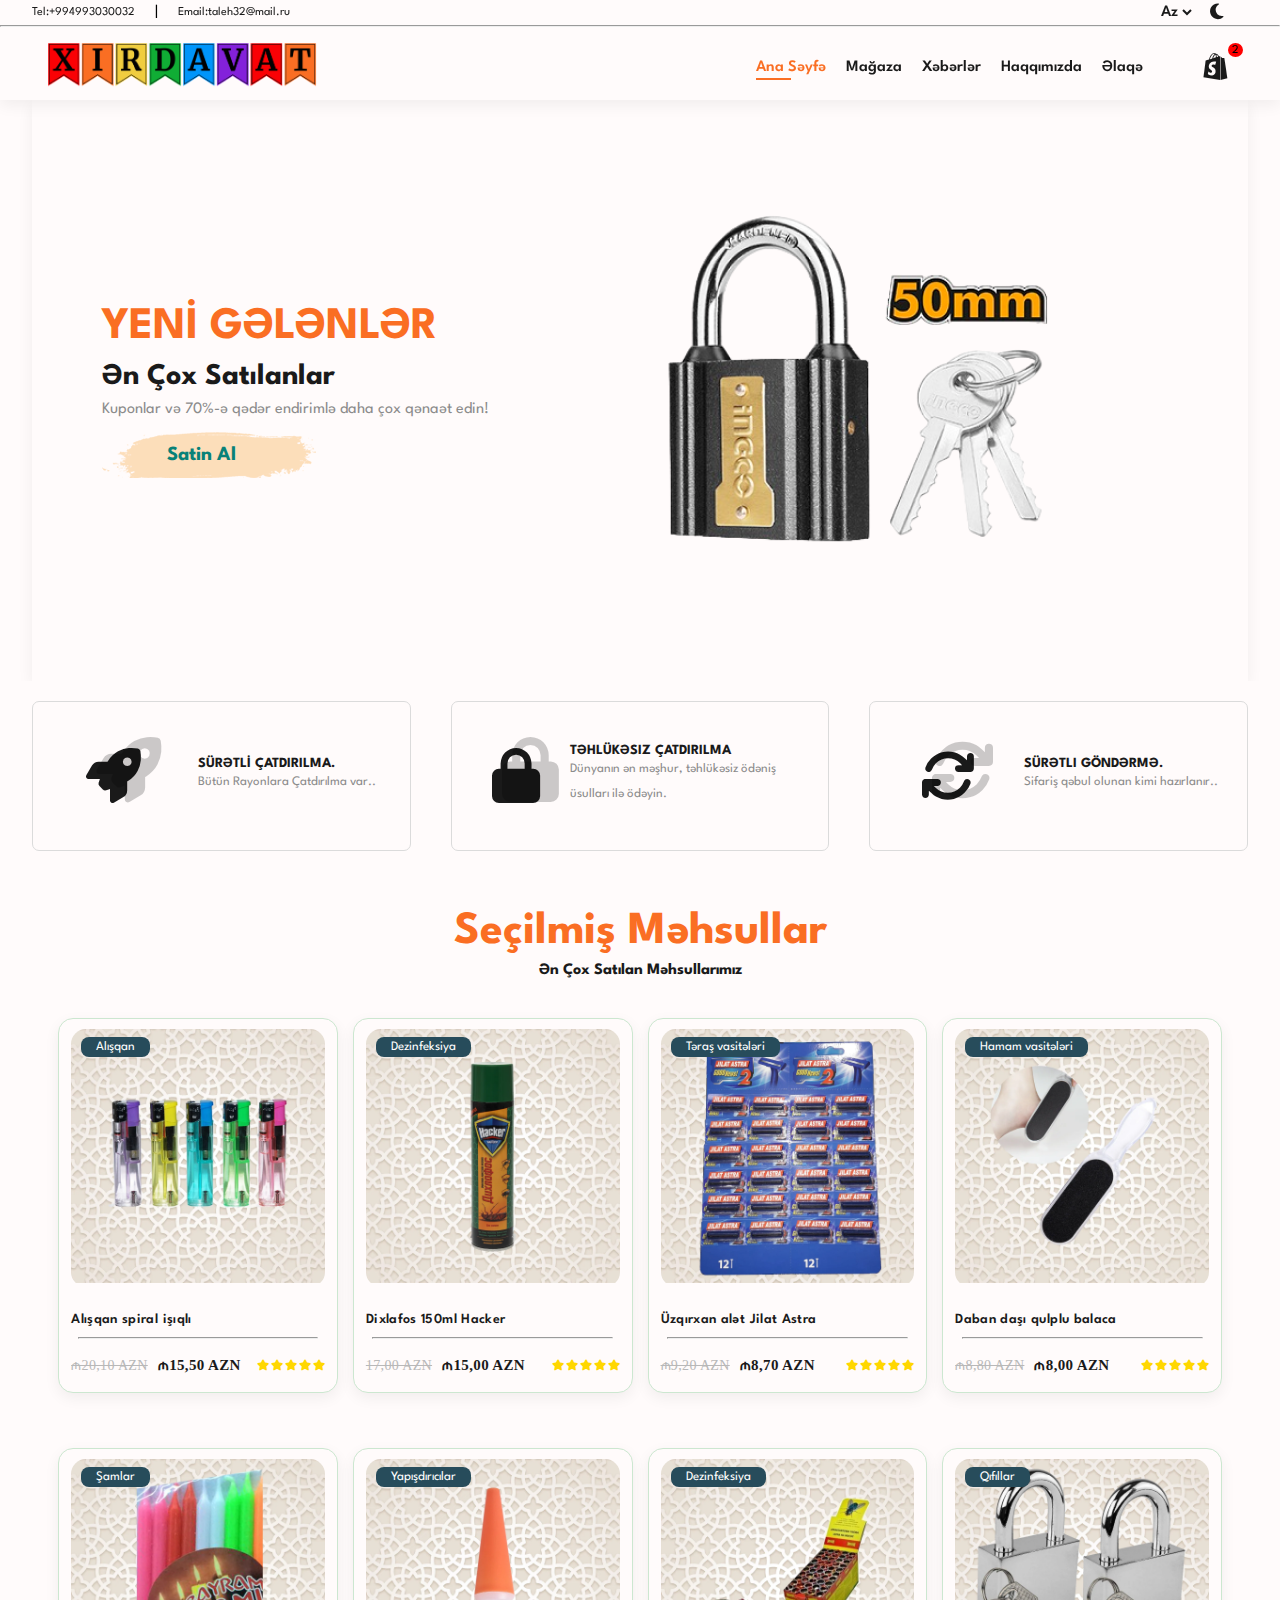
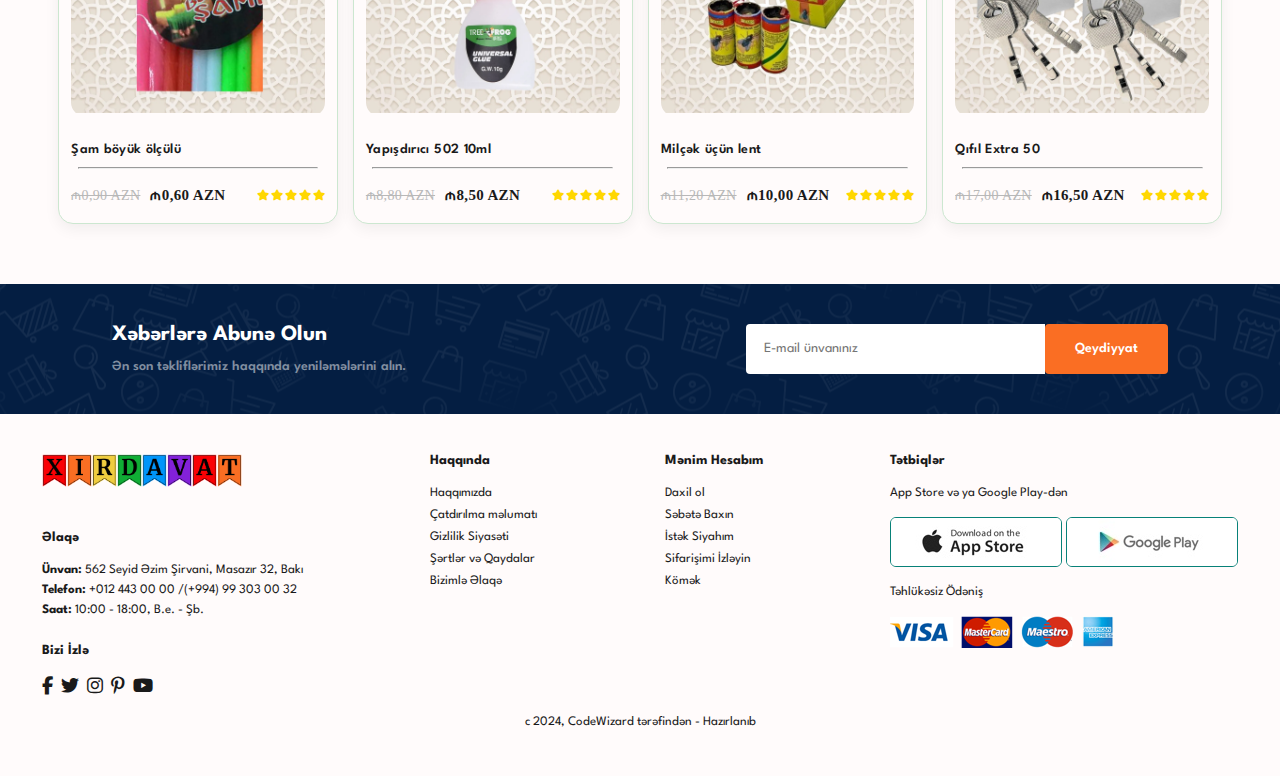
<file: index.html>
<!DOCTYPE html>
<html lang="en">
<head>
    <meta charset="UTF-8">
    <meta name="viewport" content="width=device-width, initial-scale=1.0">
    <link rel="stylesheet" href="https://cdnjs.cloudflare.com/ajax/libs/font-awesome/6.5.2/css/all.min.css">
    <link rel="stylesheet" href="/src/css/style.css">
    <title>Code Wizard</title>
</head>
<body>

    <header id="header">

       <div class="container">
        <div class="header_up">
            <div class="contact">
                <a href="tell:+994993030032">Tel:+994993030032</a>
                <span>|</span>
                <a href="mail:taleh32@mail.ru">Email:taleh32@mail.ru</a>
            </div>

            <div class="language_dark">
                <select>
                    <option value="1">Az</option>
                    <option value="2">En</option>
                    <option value="3">Ru</option>
                </select>

               <div class="dark_btn">
                <button id="dark" type="button"><i class="fa-solid fa-moon"></i></button>
                <button id="dark" type="button"><i class="fa-solid fa-sun dark_icon"></i></button>
               </div>
            </div>
        </div>
       </div>

       <hr>
        
     <div class="container">
    <div class="header_down">
        <div class="logo">
            <a href="index.html"> <img src="/src/img/logo2.png" alt="logo"></a>
           
        </div>

    <nav>
        <ul>
            <li class="close_button"><i class="fa-solid fa-xmark"></i></li>
            <li><a href="/index.html" class="active">Ana Səyfə</a></li>
            <li><a href="/shop.html">Mağaza</a></li>
            <li><a href="/blog.html">Xəbərlər</a></li>
            <li><a href="/about.html">Haqqımızda</a></li>
            <li><a href="/contact.html">Əlaqə</a></li>
        </ul>

       <div class="shop_icon">
        <i class="fa-solid fa-bars bars_button"></i>
        <a href="/cart.html"><i class="fa-brands fa-shopify"></i></a>
        
        <span>2</span>
    </div>
    </nav>
    </div>

     </div>
    </header>

    <section id="index_section1">
        <div class="container">
            <div class="section1_left">
                <h2>YENİ GƏLƏNLƏR</h2>
                <h4>Ən Çox Satılanlar</h4>
                <p>Kuponlar və 70%-ə qədər endirimlə daha çox qənaət edin!</p>
                <button>Satin Al</button>
            </div>
            <div class="section1_right">
                <img src="/src/img/qifil2.png" alt="">
            </div>
        </div>
    </section>

    <section id="index_section2">

        <div class="container">
            <div class="section2_iconbox">
                <div class="icon_box">
                    <i class="fa-solid fa-rocket rocket1"></i>
                    <i class="fa-solid fa-rocket rocket2"></i>
                </div>

                <div class="icon_contenr">
                    <h4>SÜRƏTLİ ÇATDIRILMA.</h4>
                    <p>Bütün Rayonlara Çatdırılma var..</p>
                </div>
            </div>
            <div class="section2_iconbox">
                <div class="icon_box">

                    <i class="fa-solid fa-lock lock1"></i>
                    <i class="fa-solid fa-lock lock2"></i>
                </div>

                <div class="icon_contenr">
                    <h4>Təhlükəsiz çatdırılma</h4>
                    <p>Dünyanın ən məşhur, təhlükəsiz ödəniş üsulları ilə ödəyin.</p>
                </div>
            </div>
            <div class="section2_iconbox">
                <div class="icon_box">
                    <i class="fa-solid fa-arrows-rotate rocket1"></i>
                    <i class="fa-solid fa-arrows-rotate rocket2"></i>
                </div>

                <div class="icon_contenr">
                    <h4>Sürətli Göndərmə.</h4>
                    <p>Sifariş qəbul olunan kimi hazırlanır..</p>
                </div>
            </div>

        </div>
    </section>

    <section id="index_section3">

        <div class="container">
            <div class="product_up">
                <h2>Seçilmiş Məhsullar</h2>
        <h4>Ən Çox Satılan Məhsullarımız</h4>
            </div>
            <div class="products">
                <a href="/sproduct.html" class="card">

                    <div class="card_img">
                        <img src="/src/img/product/alisqan.webp" alt="">
                        <p>Alışqan</p>
                    </div>
        
                    <div class="card_text">
                        <h4 href="#">Alışqan spiral işıqlı</h4>
                        <hr>
        
                        <div class="card_price">
                            <p><span>₼20,10 AZN</span>₼15,50 AZN</p>
        
                            <div class="stars">
                                <i class="fa-solid fa-star"></i>
                                <i class="fa-solid fa-star"></i>
                                <i class="fa-solid fa-star"></i>
                                <i class="fa-solid fa-star"></i>
                                <i class="fa-solid fa-star"></i>
        
                            </div>
                        </div>
                        
                    </div>
                    
        
                </a>
                <a href="#" class="card">

                    <div class="card_img">
                        <img src="/src/img/product/bocekdermani.webp" alt="">
                        <p>Dezinfeksiya</p>
                    </div>
        
                    <div class="card_text">
                        <h4 href="#">Dixlafos 150ml Hacker</h4>
                        <hr>
        
                        <div class="card_price">
                            <p><span>17,00 AZN</span>₼15,00 AZN</p>
        
                            <div class="stars">
                                <i class="fa-solid fa-star"></i>
                                <i class="fa-solid fa-star"></i>
                                <i class="fa-solid fa-star"></i>
                                <i class="fa-solid fa-star"></i>
                                <i class="fa-solid fa-star"></i>
        
                            </div>
                        </div>
                        
                    </div>
                    
        
                </a>
                <a href="#" class="card">

                    <div class="card_img">
                        <img src="/src/img/product/cilet.webp" alt="">
                        <p>Təraş vasitələri</p>
                    </div>
        
                    <div class="card_text">
                        <h4 href="#">Üzqırxan alət Jilat Astra</h4>
                        <hr>
        
                        <div class="card_price">
                            <p><span>₼9,20 AZN</span>₼8,70 AZN</p>
        
                            <div class="stars">
                                <i class="fa-solid fa-star"></i>
                                <i class="fa-solid fa-star"></i>
                                <i class="fa-solid fa-star"></i>
                                <i class="fa-solid fa-star"></i>
                                <i class="fa-solid fa-star"></i>
        
                            </div>
                        </div>
                        
                    </div>
                    
        
                </a>
                <a href="#" class="card">

                    <div class="card_img">
                        <img src="/src/img/product/dabandasi.webp" alt="">
                        <p>Hamam vasitələri</p>
                    </div>
        
                    <div class="card_text">
                        <h4 href="#">Daban daşı qulplu balaca</h4>
                        <hr>
        
                        <div class="card_price">
                            <p><span>₼8,80 AZN</span>₼8,00 AZN</p>
        
                            <div class="stars">
                                <i class="fa-solid fa-star"></i>
                                <i class="fa-solid fa-star"></i>
                                <i class="fa-solid fa-star"></i>
                                <i class="fa-solid fa-star"></i>
                                <i class="fa-solid fa-star"></i>
        
                            </div>
                        </div>
                        
                    </div>
                    
        
                </a>
                <a href="#" class="card">

                    <div class="card_img">
                        <img src="/src/img/product/evsami.webp" alt="">
                        <p>Şamlar</p>
                    </div>
        
                    <div class="card_text">
                        <h4 href="#">Şam böyük ölçülü</h4>
                        <hr>
        
                        <div class="card_price">
                            <p><span>₼0,90 AZN</span>₼0,60 AZN</p>
        
                            <div class="stars">
                                <i class="fa-solid fa-star"></i>
                                <i class="fa-solid fa-star"></i>
                                <i class="fa-solid fa-star"></i>
                                <i class="fa-solid fa-star"></i>
                                <i class="fa-solid fa-star"></i>
        
                            </div>
                        </div>
                        
                    </div>
                    
        
                </a>
                <a href="#" class="card">

                    <div class="card_img">
                        <img src="/src/img/product/kley.webp" alt="">
                        <p>Yapışdırıcılar</p>
                    </div>
        
                    <div class="card_text">
                        <h4 href="#">Yapışdırıcı 502 10ml</h4>
                        <hr>
        
                        <div class="card_price">
                            <p><span>₼8,80 AZN</span>₼8,50 AZN</p>
        
                            <div class="stars">
                                <i class="fa-solid fa-star"></i>
                                <i class="fa-solid fa-star"></i>
                                <i class="fa-solid fa-star"></i>
                                <i class="fa-solid fa-star"></i>
                                <i class="fa-solid fa-star"></i>
        
                            </div>
                        </div>
                        
                    </div>
                    
        
                </a>
                <a href="#" class="card">

                    <div class="card_img">
                        <img src="/src/img/product/mircekdermani.webp" alt="">
                        <p>Dezinfeksiya</p>
                    </div>
        
                    <div class="card_text">
                        <h4 href="#">Milçək üçün lent</h4>
                        <hr>
        
                        <div class="card_price">
                            <p><span>₼11,20 AZN</span>₼10,00 AZN</p>
        
                            <div class="stars">
                                <i class="fa-solid fa-star"></i>
                                <i class="fa-solid fa-star"></i>
                                <i class="fa-solid fa-star"></i>
                                <i class="fa-solid fa-star"></i>
                                <i class="fa-solid fa-star"></i>
        
                            </div>
                        </div>
                        
                    </div>
                    
        
                </a>
                <a href="#" class="card">

                    <div class="card_img">
                        <img src="/src/img/product/qifil.webp" alt="">
                        <p>Qıfıllar</p>
                    </div>
        
                    <div class="card_text">
                        <h4 href="#">Qıfıl Extra 50</h4>
                        <hr>
        
                        <div class="card_price">
                            <p><span>₼17,00 AZN</span>₼16,50 AZN</p>
        
                            <div class="stars">
                                <i class="fa-solid fa-star"></i>
                                <i class="fa-solid fa-star"></i>
                                <i class="fa-solid fa-star"></i>
                                <i class="fa-solid fa-star"></i>
                                <i class="fa-solid fa-star"></i>
        
                            </div>
                        </div>
                        
                    </div>
                    
        
                </a>
            </div>
        </div>
</section>

    <section id="index_section4">
       <div class="container">
        <div class="newstext">
            <h4>Xəbərlərə Abunə Olun</h4>
            <p>Ən son təkliflərimiz haqqında yeniləmələrini alın.</span></p>
        </div>
        <div class="form">
            <input type="text" placeholder="E-mail ünvanınız">
            <button>Qeydiyyat</button>

        </div>
       </div>
    </section>

    <footer id="footer">
      <div class="container">
        <div class="col">
            <a href="#"><img class="logo" src="/src/img/logo2.png" alt=""></a>
          
            <h4>Əlaqə</h4>
            <p><strong>Ünvan:</strong> 562 Seyid Əzim Şirvani, Masazır 32, Bakı</p>
            <p><strong>Telefon:</strong> +012 443 00 00 /(+994) 99 303 00 32</p>
            <p><strong>Saat:</strong> 10:00 - 18:00, B.e. - Şb.</p>
            <div class="follow">
                <h4>Bizi İzlə</h4>
                <div class="icon">
                    <a href="#"><i class="fab fa-facebook-f"></i></a>
                    <a href="#"><i class="fab fa-twitter"></i></a>
                    <a href="#"><i class="fab fa-instagram"></i></a>
                    <a href="#"><i class="fab fa-pinterest-p"></i></a>
                    <a href="#"><i class="fab fa-youtube"></i></a>
                </div>
            </div>
        </div>
        <div class="col">
            <h4>Haqqında</h4>
            <a href="#">Haqqımızda</a>
            <a href="#">Çatdırılma məlumatı</a>
            <a href="#">Gizlilik Siyasəti</a>
            <a href="#">Şərtlər və Qaydalar</a>
            <a href="#">Bizimlə Əlaqə</a>
        </div>


        <div class="col">
            <h4>Mənim Hesabım</h4>
            <a href="#">Daxil ol</a>
            <a href="#">Səbətə Baxın</a>
            <a href="#">İstək Siyahım</a>
            <a href="#">Sifarişimi İzləyin</a>
            <a href="#">Kömək</a>
        </div>

        <div class="col install">
            <h4>Tətbiqlər</h4>
            <p>App Store və ya Google Play-dən</p>
            <div class="row">
                <img src="/src/img/app.jpg" alt="">
                <img src="/src/img/play.jpg" alt="">
            </div>
            <p>Təhlükəsiz Ödəniş</p>
            <img src="/src/img/pay.png" alt="">
        </div>

        <div class="copyright">
            <p>c 2024, CodeWizard tərəfindən - Hazırlanıb</p>
        </div>
      </div>
    </footer>


    <script src="src/js/main.js"></script>
</body>
</html>
</file>
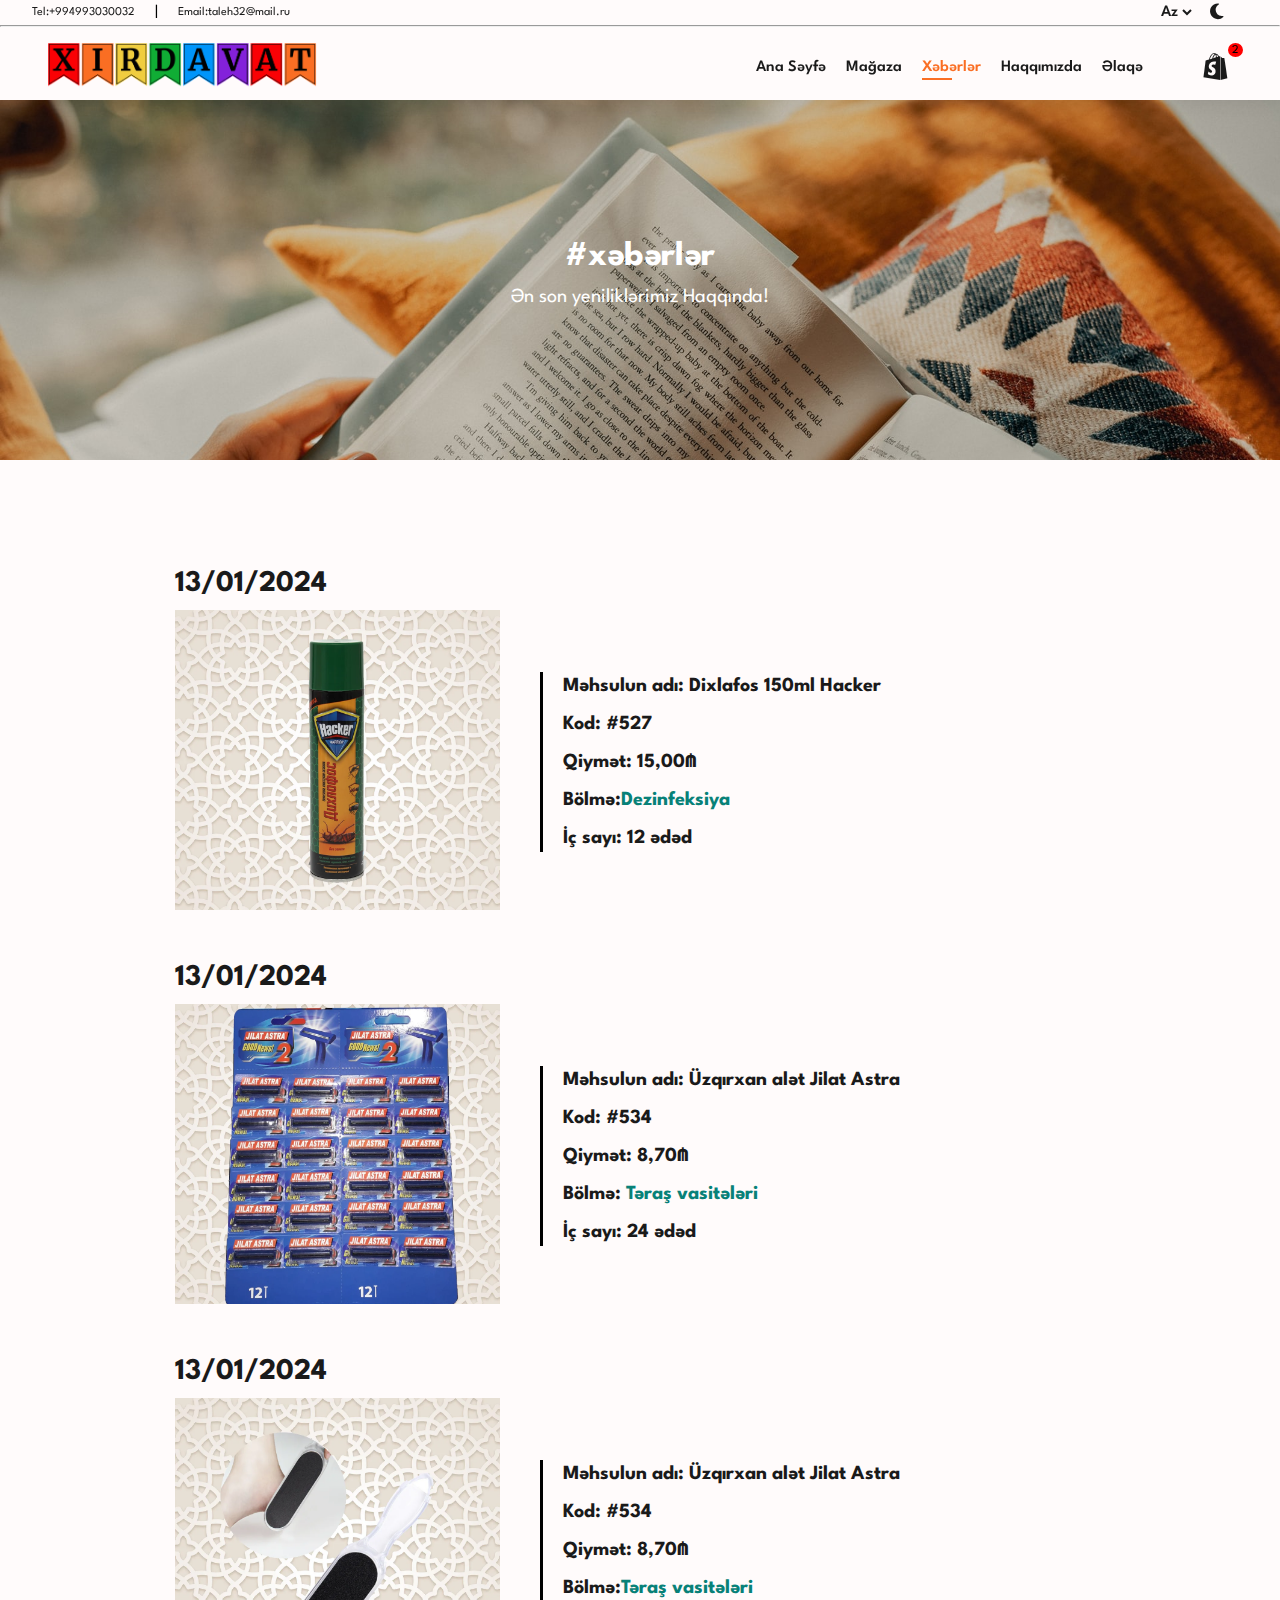
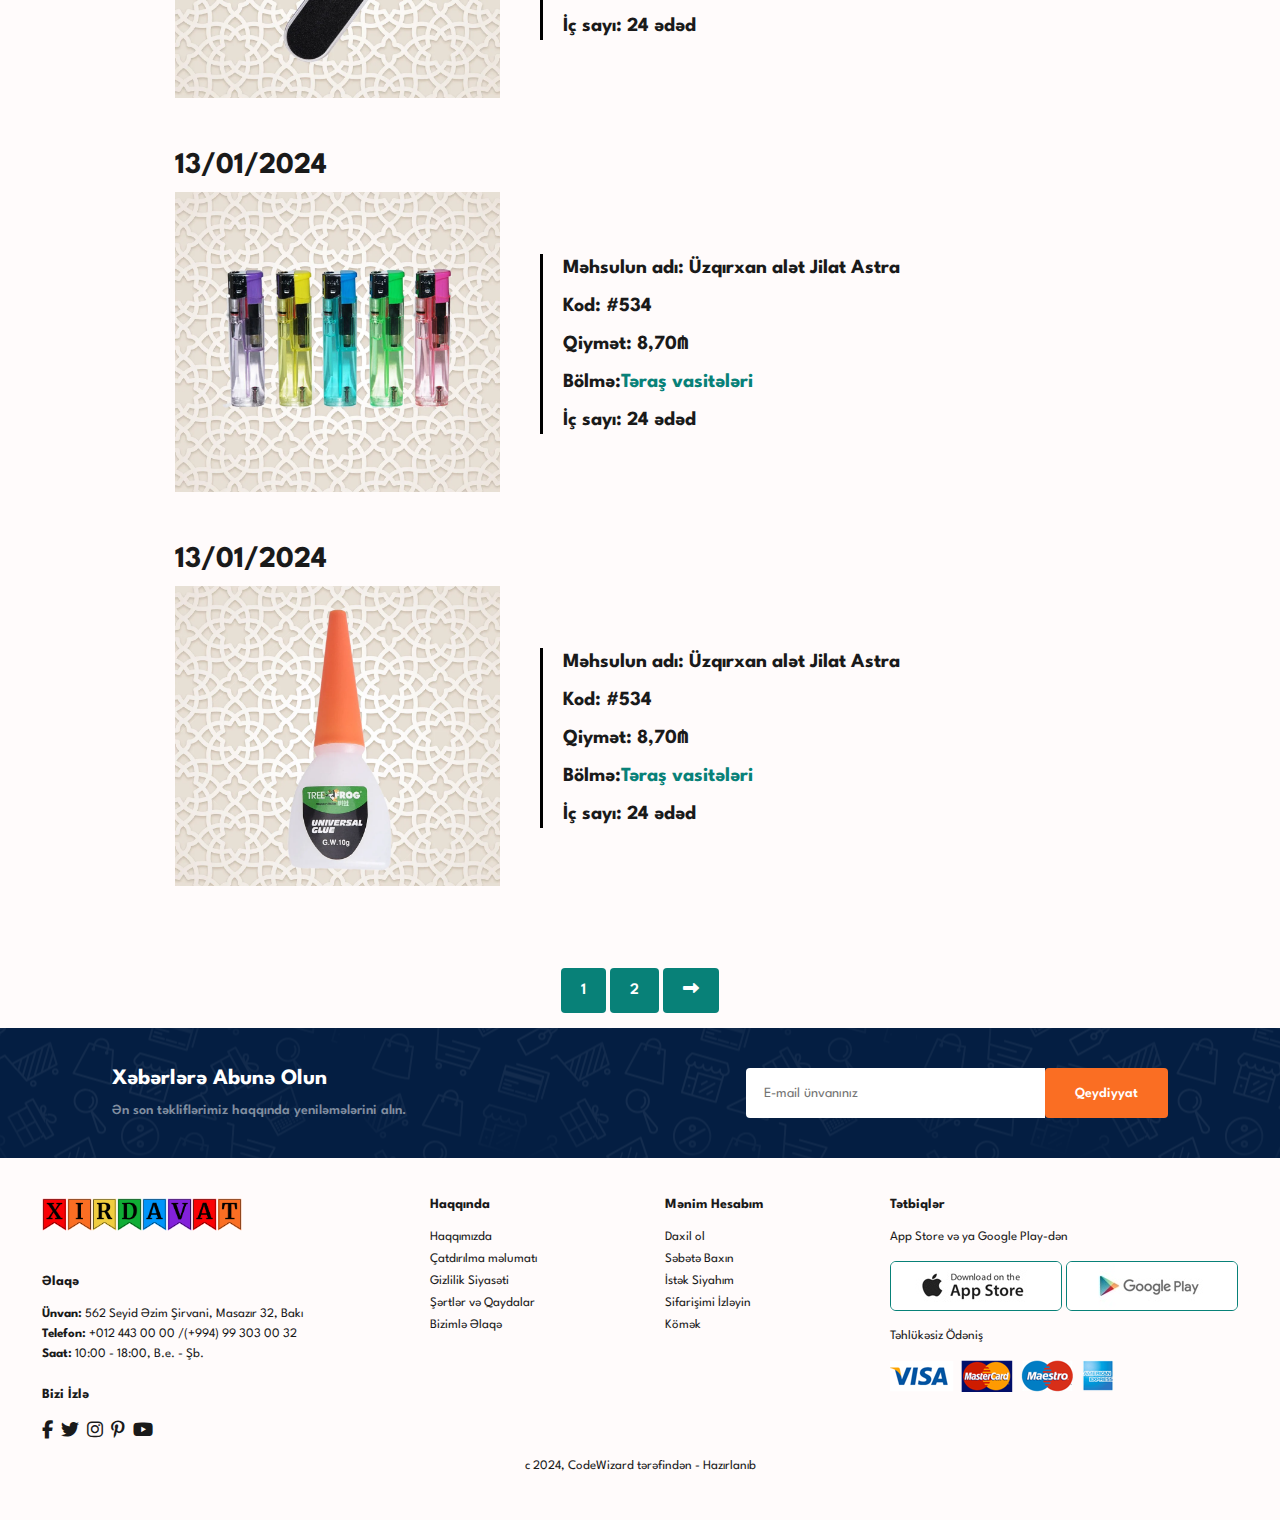
<file: blog.html>
<!DOCTYPE html>
<html lang="en">
<head>
    <meta charset="UTF-8">
    <meta name="viewport" content="width=device-width, initial-scale=1.0">
    <link rel="stylesheet" href="https://cdnjs.cloudflare.com/ajax/libs/font-awesome/6.5.2/css/all.min.css">
    <link rel="stylesheet" href="/src/css/style.css">
    <title>Code Wizard</title>
</head>
<body>

    <header id="header">

       <div class="container">
        <div class="header_up">
            <div class="contact">
                <a href="tell:+994993030032">Tel:+994993030032</a>
                <span>|</span>
                <a href="mail:taleh32@mail.ru">Email:taleh32@mail.ru</a>
            </div>

            <div class="language_dark">
                <select>
                    <option value="1">Az</option>
                    <option value="2">En</option>
                    <option value="3">Ru</option>
                </select>

               <div class="dark_btn">
                <button id="dark" type="button"><i class="fa-solid fa-moon"></i></button>
                <button id="dark" type="button"><i class="fa-solid fa-sun dark_icon"></i></button>
               </div>
            </div>
        </div>
       </div>

       <hr>
        
     <div class="container">
    <div class="header_down">
        <div class="logo">
            <a href="index.html"> <img src="/src/img/logo2.png" alt="logo"></a>
           
        </div>

    <nav>
        <ul>
            <li class="close_button"><i class="fa-solid fa-xmark"></i></li>
            <li><a href="/index.html">Ana Səyfə</a></li>
            <li><a href="/shop.html">Mağaza</a></li>
            <li><a href="/blog.html" class="active">Xəbərlər</a></li>
            <li><a href="/about.html">Haqqımızda</a></li>
            <li><a href="/contact.html">Əlaqə</a></li>
        </ul>

       <div class="shop_icon">
        <i class="fa-solid fa-bars bars_button"></i>
        <a href="/cart.html"><i class="fa-brands fa-shopify"></i></a>
        
        <span>2</span>
    </div>
    </nav>
    </div>

     </div>
    </header>

     <section id="page-header" class="page_blog">
        <h2>#xəbərlər</h2>
        <p>Ən son yeniliklərimiz Haqqında!</p>
       
    </section>

    <section id="blog">
      <div class="container">
        <div class="blog-box">
            <div class="blog-img">
                <img src="/src/img/product/bocekdermani.webp" alt="">
            </div>
            <div class="leave"></div>
            <div class="blog-details">
                <p>Məhsulun adı: Dixlafos 150ml Hacker</p>
                <p>Kod: #527</p>
                <p>Qiymət: 15,00₼</p>
                <p>Bölmə:<a href="#">Dezinfeksiya</a></p>
                <p>İç sayı: 12 ədəd</p>
            </div>
            <h1>13/01/2024</h1>
        </div>
        <div class="blog-box">
            <div class="blog-img">
                <img src="/src/img/product/cilet.webp" alt="">
            </div>
            <div class="leave"></div>
            <div class="blog-details">
                <p>Məhsulun adı: Üzqırxan alət Jilat Astra</p>
                <p>Kod: #534</p>
                <p>Qiymət: 8,70₼</p>
                <p>Bölmə: <a href="#">Təraş vasitələri</a></p>
                <p>İç sayı: 24 ədəd</p>
            </div>
            <h1>13/01/2024</h1>
        </div>
        <div class="blog-box">
            <div class="blog-img">
                <img src="/src/img/product/dabandasi.webp" alt="">
            </div>
            <div class="leave"></div>
            <div class="blog-details">
                <p>Məhsulun adı: Üzqırxan alət Jilat Astra</p>
                <p>Kod: #534</p>
                <p>Qiymət: 8,70₼</p>
                <p>Bölmə:<a href="#">Təraş vasitələri</a></p>
                <p>İç sayı: 24 ədəd</p>
            </div>
            <h1>13/01/2024</h1>
        </div>
        <div class="blog-box">
            <div class="blog-img">
                <img src="/src/img/product/alisqan.webp" alt="">
            </div>
            <div class="leave"></div>
            <div class="blog-details">
                <p>Məhsulun adı: Üzqırxan alət Jilat Astra</p>
                <p>Kod: #534</p>
                <p>Qiymət: 8,70₼</p>
                <p>Bölmə:<a href="#">Təraş vasitələri</a></p>
                <p>İç sayı: 24 ədəd</p>
            </div>
            <h1>13/01/2024</h1>
        </div>
        <div class="blog-box">
            <div class="blog-img">
                <img src="/src/img/product/kley.webp" alt="">
            </div>
            <div class="leave"></div>
            <div class="blog-details">
                <p>Məhsulun adı: Üzqırxan alət Jilat Astra</p>
                <p>Kod: #534</p>
                <p>Qiymət: 8,70₼</p>
                <p>Bölmə:<a href="#">Təraş vasitələri</a></p>
                <p>İç sayı: 24 ədəd</p>
            </div>
            <h1>13/01/2024</h1>
        </div>
      </div>
    </section>



    <section id="pagination">

        <div class="container">
             <a href="#">1</a>
        <a href="#">2</a>
        <a href="#"><i class="fa-solid fa-right-long"></i></a>
        </div>
       
    </section>


    <section id="index_section4">
        <div class="container">
         <div class="newstext">
             <h4>Xəbərlərə Abunə Olun</h4>
             <p>Ən son təkliflərimiz haqqında yeniləmələrini alın.</span></p>
         </div>
         <div class="form">
             <input type="text" placeholder="E-mail ünvanınız">
             <button>Qeydiyyat</button>
 
         </div>
        </div>
     </section>

<footer id="footer">
    <div class="container">
      <div class="col">
          <a href="#"><img class="logo" src="/src/img/logo2.png" alt=""></a>
        
          <h4>Əlaqə</h4>
          <p><strong>Ünvan:</strong> 562 Seyid Əzim Şirvani, Masazır 32, Bakı</p>
          <p><strong>Telefon:</strong> +012 443 00 00 /(+994) 99 303 00 32</p>
          <p><strong>Saat:</strong> 10:00 - 18:00, B.e. - Şb.</p>
          <div class="follow">
              <h4>Bizi İzlə</h4>
              <div class="icon">
                  <a href="#"><i class="fab fa-facebook-f"></i></a>
                  <a href="#"><i class="fab fa-twitter"></i></a>
                  <a href="#"><i class="fab fa-instagram"></i></a>
                  <a href="#"><i class="fab fa-pinterest-p"></i></a>
                  <a href="#"><i class="fab fa-youtube"></i></a>
              </div>
          </div>
      </div>
      <div class="col">
          <h4>Haqqında</h4>
          <a href="#">Haqqımızda</a>
          <a href="#">Çatdırılma məlumatı</a>
          <a href="#">Gizlilik Siyasəti</a>
          <a href="#">Şərtlər və Qaydalar</a>
          <a href="#">Bizimlə Əlaqə</a>
      </div>


      <div class="col">
          <h4>Mənim Hesabım</h4>
          <a href="#">Daxil ol</a>
          <a href="#">Səbətə Baxın</a>
          <a href="#">İstək Siyahım</a>
          <a href="#">Sifarişimi İzləyin</a>
          <a href="#">Kömək</a>
      </div>

      <div class="col install">
          <h4>Tətbiqlər</h4>
          <p>App Store və ya Google Play-dən</p>
          <div class="row">
              <img src="/src/img/app.jpg" alt="">
              <img src="/src/img/play.jpg" alt="">
          </div>
          <p>Təhlükəsiz Ödəniş</p>
          <img src="/src/img/pay.png" alt="">
      </div>

      <div class="copyright">
          <p>c 2024, CodeWizard tərəfindən - Hazırlanıb</p>
      </div>
    </div>
  </footer>


  <script src="src/js/main.js"></script>
    
</body>
</html>
</file>
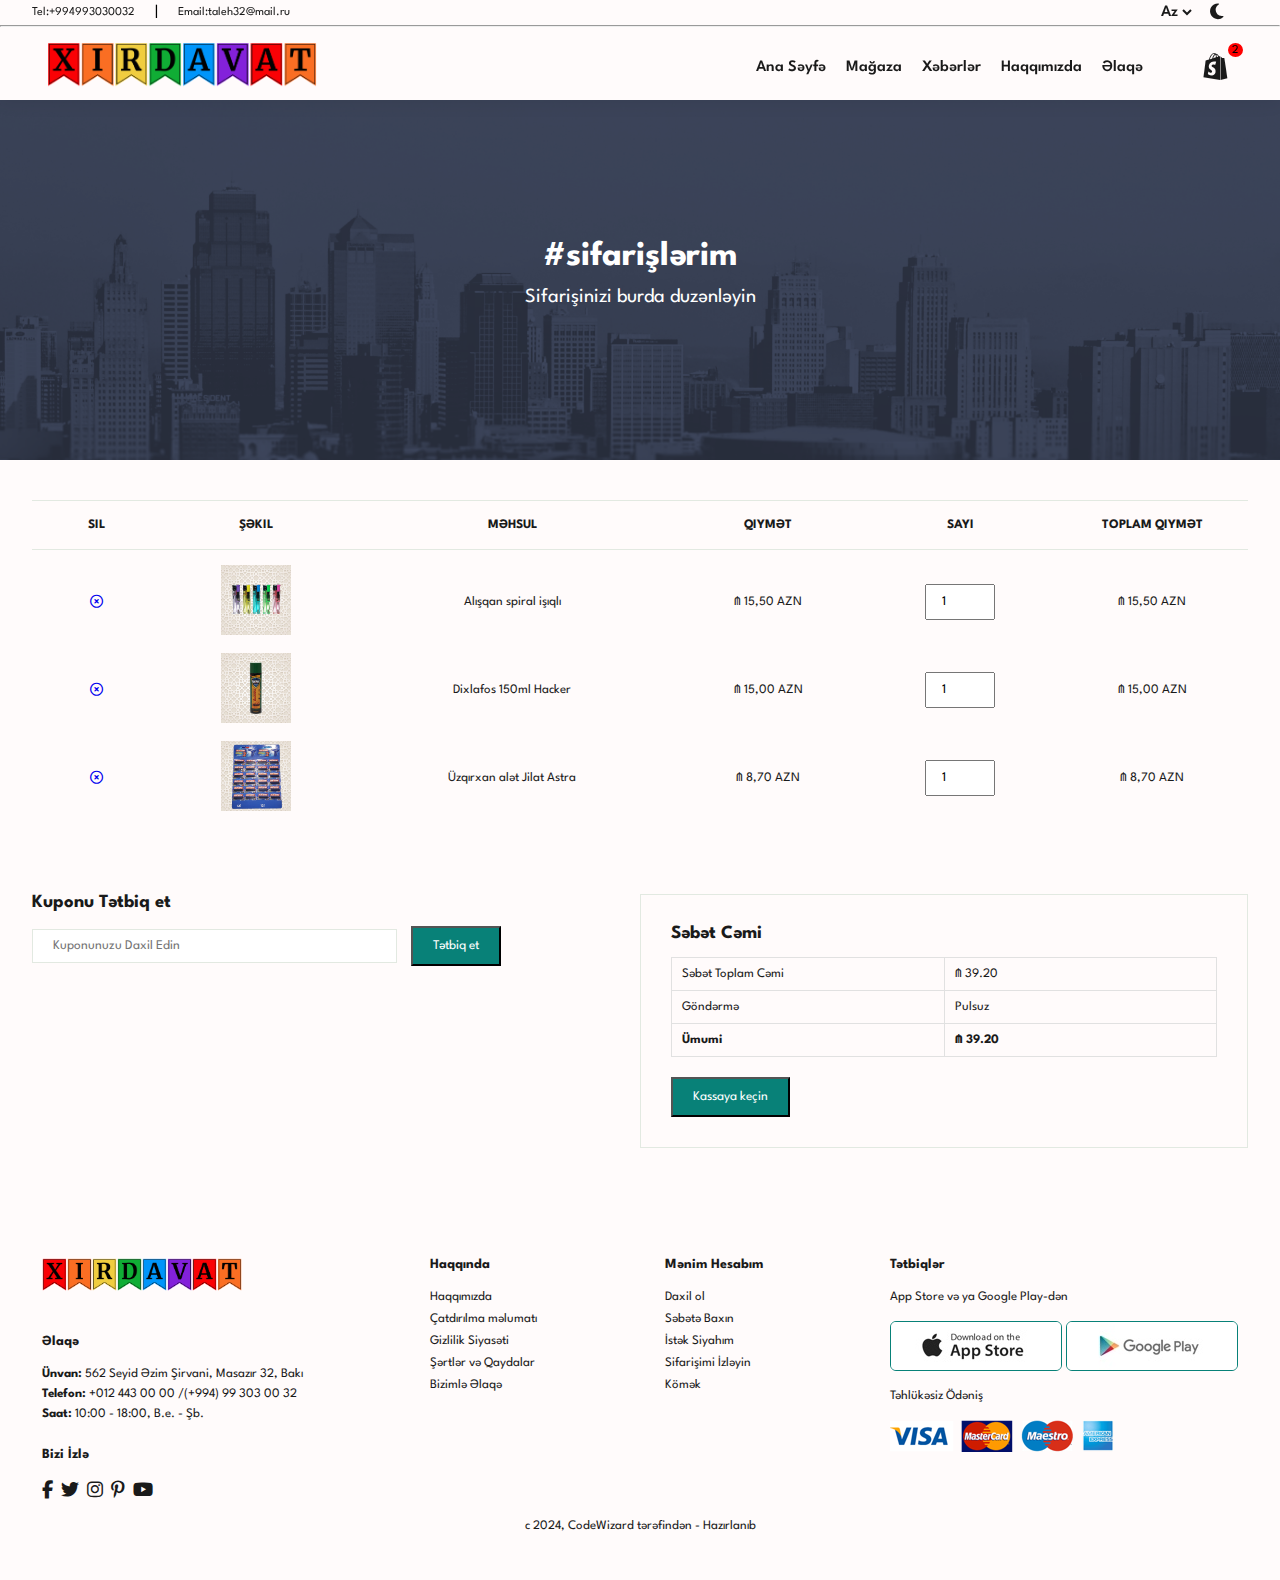
<file: cart.html>
<!DOCTYPE html>
<html lang="en">
<head>
    <meta charset="UTF-8">
    <meta name="viewport" content="width=device-width, initial-scale=1.0">
    <link rel="stylesheet" href="https://cdnjs.cloudflare.com/ajax/libs/font-awesome/6.5.2/css/all.min.css">
    <link rel="stylesheet" href="/src/css/style.css">
    <title>Code Wizard</title>
</head>
<body>

    <header id="header">

       <div class="container">
        <div class="header_up">
            <div class="contact">
                <a href="tell:+994993030032">Tel:+994993030032</a>
                <span>|</span>
                <a href="mail:taleh32@mail.ru">Email:taleh32@mail.ru</a>
            </div>

            <div class="language_dark">
                <select>
                    <option value="1">Az</option>
                    <option value="2">En</option>
                    <option value="3">Ru</option>
                </select>

               <div class="dark_btn">
                <button id="dark" type="button"><i class="fa-solid fa-moon"></i></button>
                <button id="dark" type="button"><i class="fa-solid fa-sun dark_icon"></i></button>
               </div>
            </div>
        </div>
       </div>

       <hr>
        
     <div class="container">
    <div class="header_down">
        <div class="logo">
            <a href="index.html"> <img src="/src/img/logo2.png" alt="logo"></a>
           
        </div>

    <nav>
        <ul>
            <li class="close_button"><i class="fa-solid fa-xmark"></i></li>
            <li><a href="/index.html">Ana Səyfə</a></li>
            <li><a href="/shop.html">Mağaza</a></li>
            <li><a href="/blog.html">Xəbərlər</a></li>
            <li><a href="/about.html">Haqqımızda</a></li>
            <li><a href="/contact.html">Əlaqə</a></li>
        </ul>

       <div class="shop_icon">
        <i class="fa-solid fa-bars bars_button"></i>
        <a href="/cart.html"><i class="fa-brands fa-shopify"></i></a>
        
        <span>2</span>
    </div>
    </nav>
    </div>

     </div>
    </header>
 
         <!---- CART PAGE ---->
 
         <section id="page-header" class="page_contact">
             <h2>#sifarişlərim</h2>
             <p>Sifarişinizi burda duzənləyin</p>
            
         </section>



             <!---- CART PRODUCT ---->
    <section id="cart">
       <div class="container">
        <table width="100%">
            <thead>
                <tr>
                    <td>Sil</td>
                    <td>Şəkil</td>
                    <td>Məhsul</td>
                    <td>Qiymət</td>
                    <td>Sayı</td>
                    <td>Toplam Qiymət</td>
            </tr>
        </thead>

        <tbody>
            <tr>
                <td><a href="#"><i class="far fa-times-circle"></i></a></td>
                <td><img src="/src/img/product/alisqan.webp" alt=""></td>
                <td>Alışqan spiral işıqlı</td>
                <td>₼ 15,50 AZN</td>
                <td><input type="number" value="1"></td>
                <td>₼ 15,50 AZN</td>
            </tr>
            <tr>
                <td><a href="#"><i class="far fa-times-circle"></i></a></td>
                <td><img src="/src/img/product/bocekdermani.webp" alt=""></td>
                <td>Dixlafos 150ml Hacker</td>
                <td>₼ 15,00 AZN</td>
                <td><input type="number" value="1"></td>
                <td>₼ 15,00 AZN</td>
            </tr>
            <tr>
                <td><a href="#"><i class="far fa-times-circle"></i></a></td>
                <td><img src="/src/img/product/cilet.webp" alt=""></td>
                <td>Üzqırxan alət Jilat Astra</td>
                <td>₼ 8,70 AZN</td>
                <td><input type="number" value="1"></td>
                <td>₼ 8,70 AZN</td>
            </tr>
        </tbody>
        </table>
       </div>
    </section>


    <section id="cart-add">
       <div class="container">
        <div id="coupon">
            <h3>Kuponu Tətbiq et</h3>

            <div>
                <input type="text" placeholder="Kuponunuzu Daxil Edin">
                <button class="normal">Tətbiq et</button>
            </div>
        </div>

        <div id="subtotal">
            <h3>Səbət Cəmi</h3>
            <table>
                <tr>
                    <td>Səbət Toplam Cəmi</td>
                    <td>₼ 39.20</td>
                </tr>
                <tr>
                    <td>Göndərmə</td>
                    <td>Pulsuz</td>
                </tr>
                <tr>
                    <td><strong>Ümumi</strong></td>
                    <td><strong>₼ 39.20</strong></td>
                </tr>
            </table>
            <button class="normal">Kassaya keçin</button>
        </div>
       </div>
    </section>





<footer id="footer">
    <div class="container">
      <div class="col">
          <a href="#"><img class="logo" src="/src/img/logo2.png" alt=""></a>
        
          <h4>Əlaqə</h4>
          <p><strong>Ünvan:</strong> 562 Seyid Əzim Şirvani, Masazır 32, Bakı</p>
          <p><strong>Telefon:</strong> +012 443 00 00 /(+994) 99 303 00 32</p>
          <p><strong>Saat:</strong> 10:00 - 18:00, B.e. - Şb.</p>
          <div class="follow">
              <h4>Bizi İzlə</h4>
              <div class="icon">
                  <a href="#"><i class="fab fa-facebook-f"></i></a>
                  <a href="#"><i class="fab fa-twitter"></i></a>
                  <a href="#"><i class="fab fa-instagram"></i></a>
                  <a href="#"><i class="fab fa-pinterest-p"></i></a>
                  <a href="#"><i class="fab fa-youtube"></i></a>
              </div>
          </div>
      </div>
      <div class="col">
          <h4>Haqqında</h4>
          <a href="#">Haqqımızda</a>
          <a href="#">Çatdırılma məlumatı</a>
          <a href="#">Gizlilik Siyasəti</a>
          <a href="#">Şərtlər və Qaydalar</a>
          <a href="#">Bizimlə Əlaqə</a>
      </div>


      <div class="col">
          <h4>Mənim Hesabım</h4>
          <a href="#">Daxil ol</a>
          <a href="#">Səbətə Baxın</a>
          <a href="#">İstək Siyahım</a>
          <a href="#">Sifarişimi İzləyin</a>
          <a href="#">Kömək</a>
      </div>

      <div class="col install">
          <h4>Tətbiqlər</h4>
          <p>App Store və ya Google Play-dən</p>
          <div class="row">
              <img src="/src/img/app.jpg" alt="">
              <img src="/src/img/play.jpg" alt="">
          </div>
          <p>Təhlükəsiz Ödəniş</p>
          <img src="/src/img/pay.png" alt="">
      </div>

      <div class="copyright">
          <p>c 2024, CodeWizard tərəfindən - Hazırlanıb</p>
      </div>
    </div>
  </footer>


  <script src="src/js/main.js"></script>


</body>
</html>
</file>
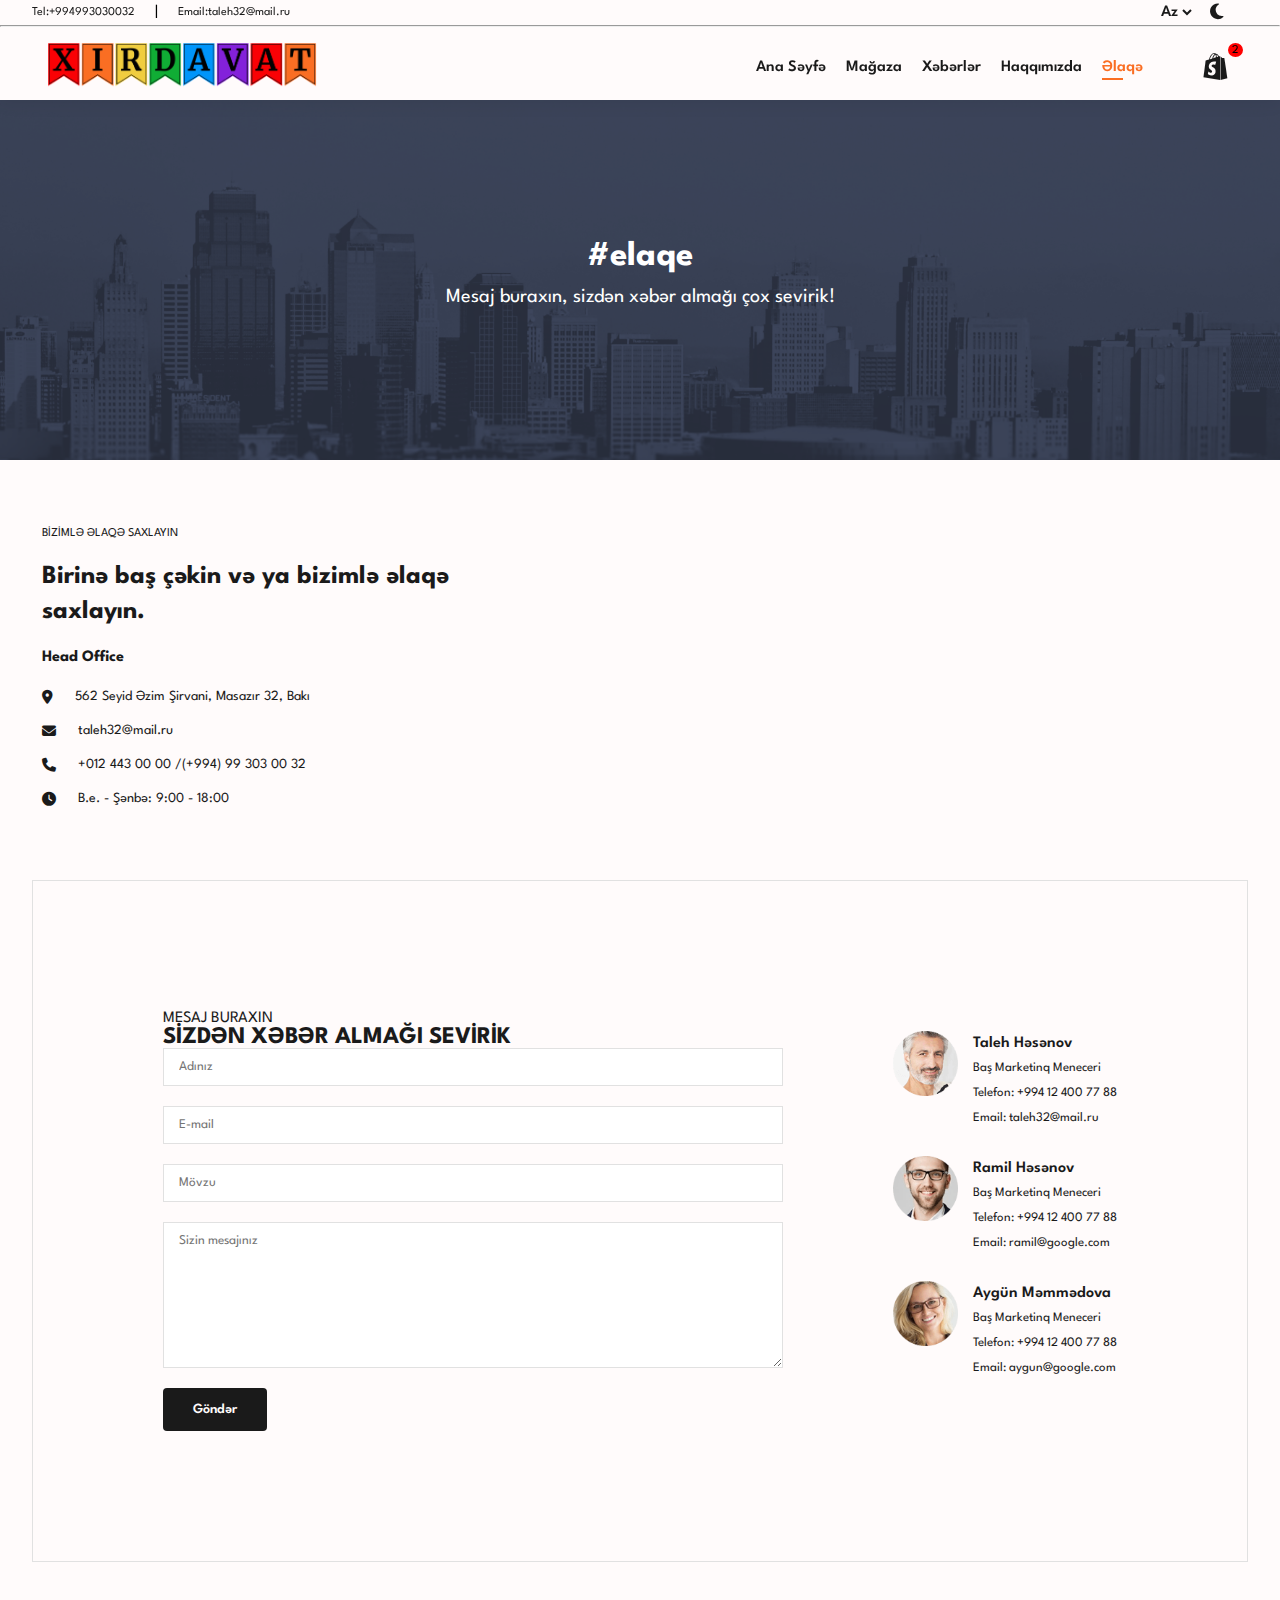
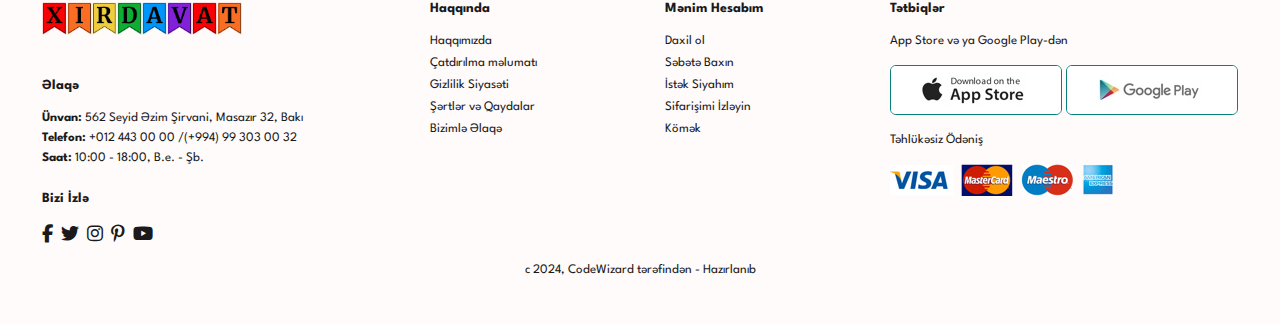
<file: contact.html>
<!DOCTYPE html>
<html lang="en">
<head>
    <meta charset="UTF-8">
    <meta name="viewport" content="width=device-width, initial-scale=1.0">
    <link rel="stylesheet" href="https://cdnjs.cloudflare.com/ajax/libs/font-awesome/6.5.2/css/all.min.css">
    <link rel="stylesheet" href="/src/css/style.css">
    <title>Code Wizard</title>
</head>
<body>

    <header id="header">

       <div class="container">
        <div class="header_up">
            <div class="contact">
                <a href="tell:+994993030032">Tel:+994993030032</a>
                <span>|</span>
                <a href="mail:taleh32@mail.ru">Email:taleh32@mail.ru</a>
            </div>

            <div class="language_dark">
                <select>
                    <option value="1">Az</option>
                    <option value="2">En</option>
                    <option value="3">Ru</option>
                </select>

               <div class="dark_btn">
                <button id="dark" type="button"><i class="fa-solid fa-moon"></i></button>
                <button id="dark" type="button"><i class="fa-solid fa-sun dark_icon"></i></button>
               </div>
            </div>
        </div>
       </div>

       <hr>
        
     <div class="container">
    <div class="header_down">
        <div class="logo">
            <a href="index.html"> <img src="/src/img/logo2.png" alt="logo"></a>
           
        </div>

    <nav>
        <ul>
            <li class="close_button"><i class="fa-solid fa-xmark"></i></li>
            <li><a href="/index.html">Ana Səyfə</a></li>
            <li><a href="/shop.html">Mağaza</a></li>
            <li><a href="/blog.html">Xəbərlər</a></li>
            <li><a href="/about.html">Haqqımızda</a></li>
            <li><a href="/contact.html" class="active">Əlaqə</a></li>
        </ul>

       <div class="shop_icon">
        <i class="fa-solid fa-bars bars_button"></i>
        <a href="/cart.html"><i class="fa-brands fa-shopify"></i></a>
        
        <span>2</span>
    </div>
    </nav>
    </div>

     </div>
    </header>
    
            <!---- CONTACT PAGE ---->
    
            <section id="page-header" class="page_contact">
                <h2>#elaqe</h2>
                <p>Mesaj buraxın, sizdən xəbər almağı çox sevirik!</p>
               
            </section>
    
            <!---- CONTACT MAP ---->
    
            <section id="contact-details">
                <div class="container">
                     <div class="details">
                    <span>BİZİMLƏ ƏLAQƏ SAXLAYIN</span>
                    <h2>Birinə baş çəkin və ya bizimlə əlaqə saxlayın.</h2>
                    <h3>Head Office</h3>
                    <div>
                        <li>
                            <i class="fa-solid fa-location-dot"></i>
                            <p>562 Seyid Əzim Şirvani, Masazır 32, Bakı</p>
                        </li>
                        <li>
                            <i class="fa-solid fa-envelope"></i>
                            <p>taleh32@mail.ru</p>
                        </li>
                        <li>
                            <i class="fa-solid fa-phone"></i>
                            <p>+012 443 00 00 /(+994) 99 303 00 32</p>
                        </li>
                        <li>
                            <i class="fa-solid fa-clock"></i>
                            <p>B.e. - Şənbə: 9:00 - 18:00</p>
                        </li>
                    </div>
                </div>
                <div class="map">
                    <iframe src="https://www.google.com/maps/embed?pb=!1m18!1m12!1m3!1d194473.18588939894!2d49.
                    8549596!3d40.394592499999995!2m3!1f0!2f0!3f0!3m2!1i1024!2i768!4f13.
                    1!3m3!1m2!1s0x40307d6bd6211cf9%3A0x343f6b5e7ae56c6b!2zQmFrw7w!5e0!3m2!1str!2saz!4v1696775342206!5m2!1str!2saz"
                     width="600" height="450" style="border:0;" allowfullscreen="" loading="lazy" 
                    referrerpolicy="no-referrer-when-downgrade"></iframe>
                </div>
                </div>
               
            </section>
    
            <section id="form-details">
               <div class="container">
                <form action="">
                    <span>MESAJ BURAXIN</span>
                    <h2>SİZDƏN XƏBƏR ALMAĞI SEVİRİK</h2>
                    <input type="text" placeholder="Adınız">
                    <input type="text" placeholder="E-mail">
                    <input type="text" placeholder="Mövzu">
                    <textarea name="" id="" cols="30" rows="10" placeholder="Sizin mesajınız"></textarea>
                    <button class="normal">Göndər</button>
                </form>
    
                <div class="people">
                    <div>
                        <img src="/src/img/1.png" alt="">
                        <p><span>Taleh Həsənov</span> Baş Marketinq Meneceri <br> Telefon:
                             +994 12 400 77 88 <br>Email: taleh32@mail.ru</p>
                    </div>
                <div>
                        <img src="/src/img/2.png" alt="">
                        <p><span>Ramil Həsənov</span> Baş Marketinq Meneceri <br> Telefon:
                            +994 12 400 77 88 <br>Email: ramil@google.com</p>
                    </div>
                    <div>
                        <img src="/src/img/3.png" alt="">
                        <p><span>Aygün Məmmədova</span> Baş Marketinq Meneceri <br> Telefon:
                            +994 12 400 77 88 <br>Email: aygun@google.com</p> 
                </div>
                </div>
               </div>
            </section>


            <footer id="footer">
                <div class="container">
                  <div class="col">
                      <a href="#"><img class="logo" src="/src/img/logo2.png" alt=""></a>
                    
                      <h4>Əlaqə</h4>
                      <p><strong>Ünvan:</strong> 562 Seyid Əzim Şirvani, Masazır 32, Bakı</p>
                      <p><strong>Telefon:</strong> +012 443 00 00 /(+994) 99 303 00 32</p>
                      <p><strong>Saat:</strong> 10:00 - 18:00, B.e. - Şb.</p>
                      <div class="follow">
                          <h4>Bizi İzlə</h4>
                          <div class="icon">
                              <a href="#"><i class="fab fa-facebook-f"></i></a>
                              <a href="#"><i class="fab fa-twitter"></i></a>
                              <a href="#"><i class="fab fa-instagram"></i></a>
                              <a href="#"><i class="fab fa-pinterest-p"></i></a>
                              <a href="#"><i class="fab fa-youtube"></i></a>
                          </div>
                      </div>
                  </div>
                  <div class="col">
                      <h4>Haqqında</h4>
                      <a href="#">Haqqımızda</a>
                      <a href="#">Çatdırılma məlumatı</a>
                      <a href="#">Gizlilik Siyasəti</a>
                      <a href="#">Şərtlər və Qaydalar</a>
                      <a href="#">Bizimlə Əlaqə</a>
                  </div>
          
          
                  <div class="col">
                      <h4>Mənim Hesabım</h4>
                      <a href="#">Daxil ol</a>
                      <a href="#">Səbətə Baxın</a>
                      <a href="#">İstək Siyahım</a>
                      <a href="#">Sifarişimi İzləyin</a>
                      <a href="#">Kömək</a>
                  </div>
          
                  <div class="col install">
                      <h4>Tətbiqlər</h4>
                      <p>App Store və ya Google Play-dən</p>
                      <div class="row">
                          <img src="/src/img/app.jpg" alt="">
                          <img src="/src/img/play.jpg" alt="">
                      </div>
                      <p>Təhlükəsiz Ödəniş</p>
                      <img src="/src/img/pay.png" alt="">
                  </div>
          
                  <div class="copyright">
                      <p>c 2024, CodeWizard tərəfindən - Hazırlanıb</p>
                  </div>
                </div>
              </footer>
          
          
              <script src="src/js/main.js"></script>
            
    
</body>
</html>
</file>
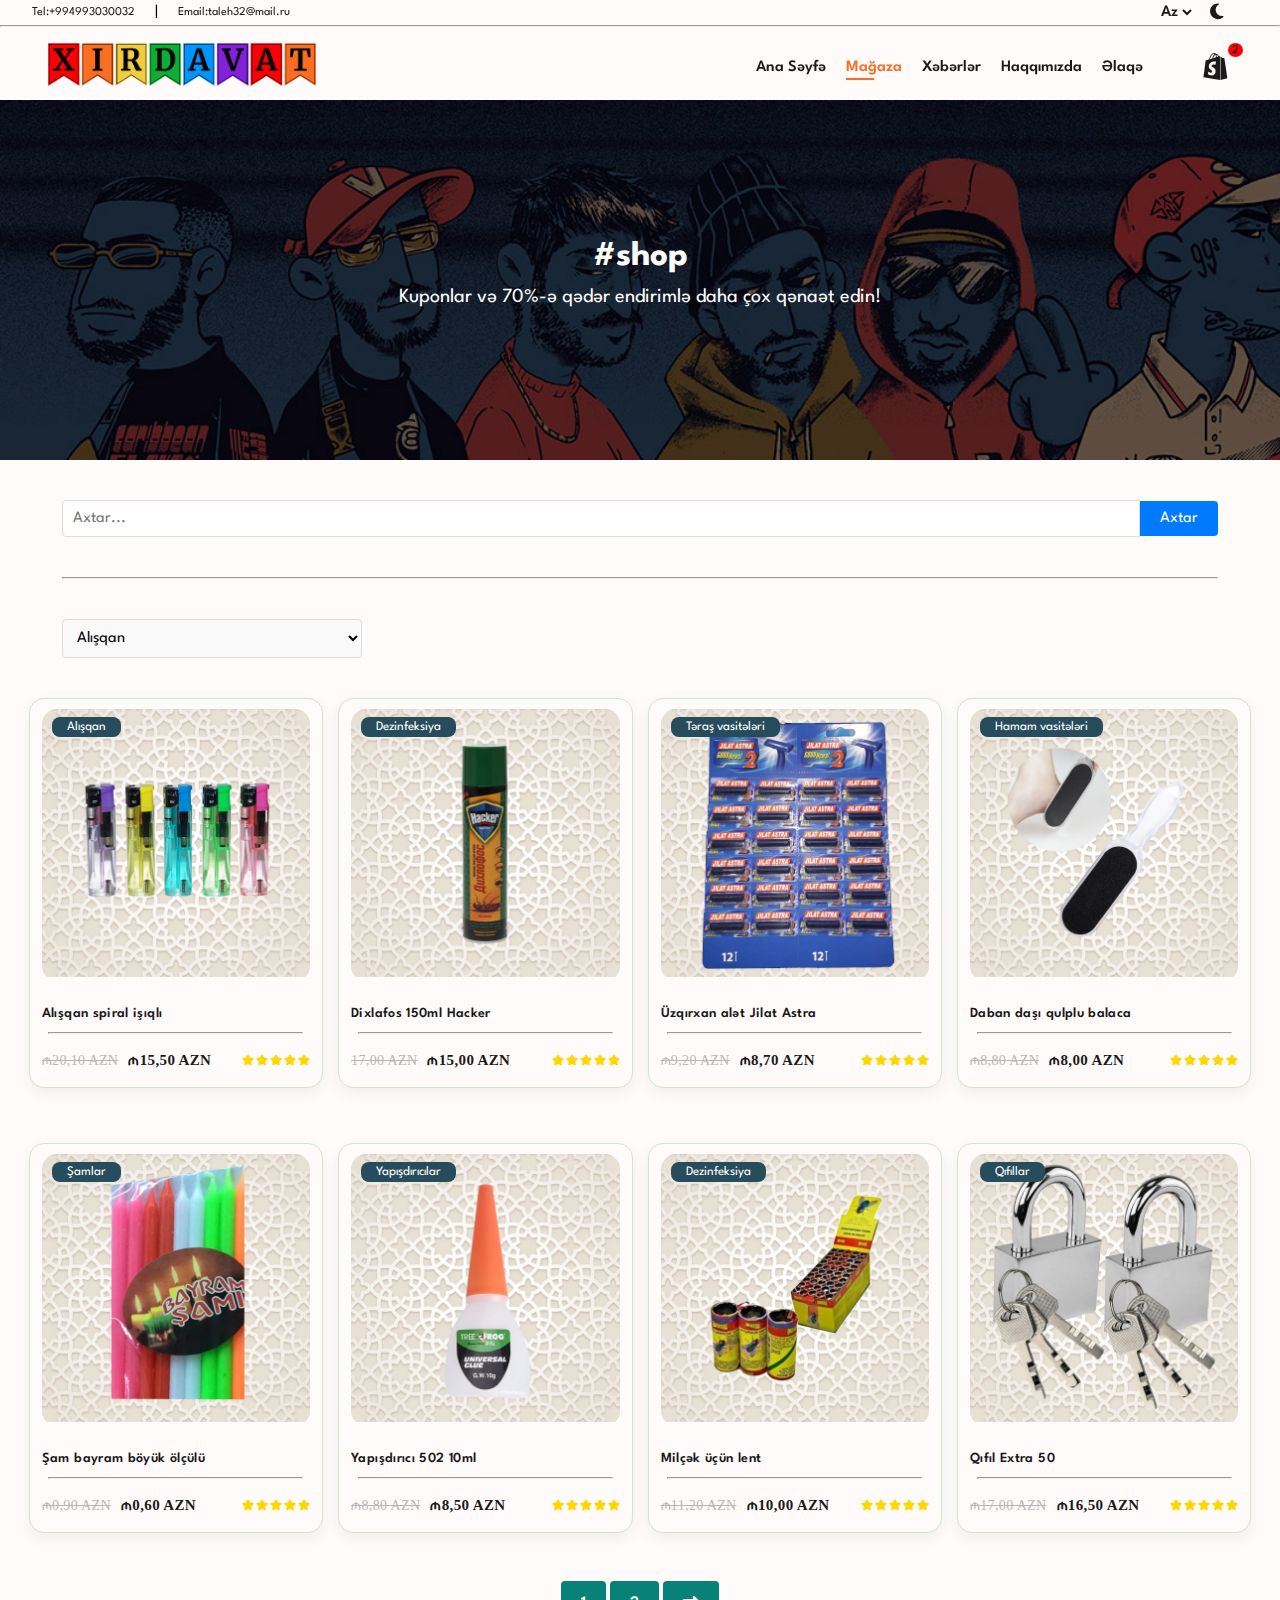
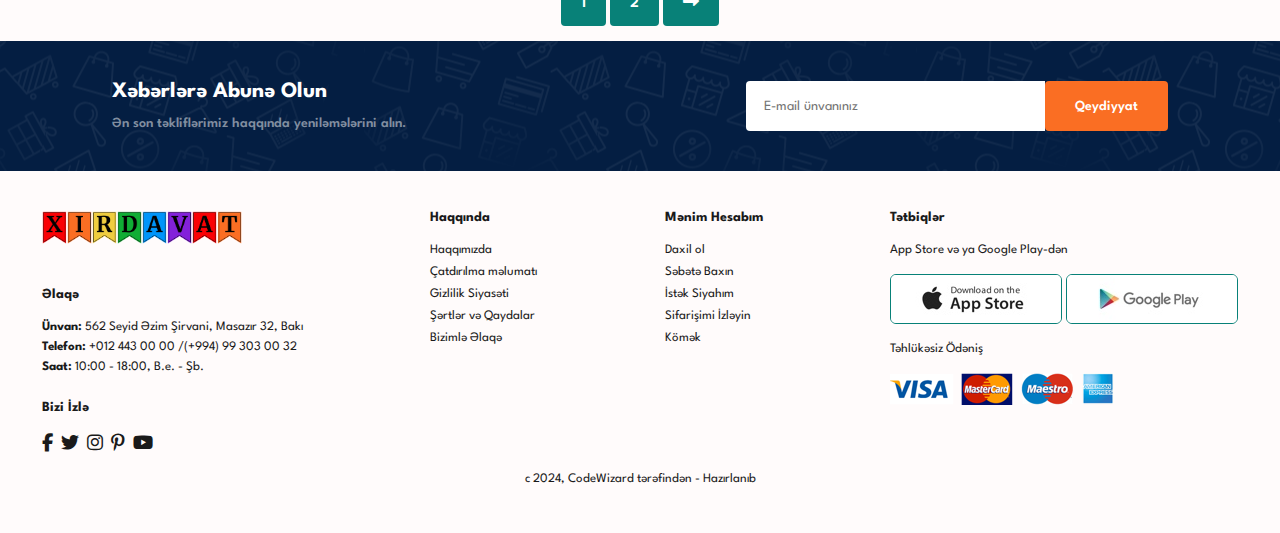
<file: shop.html>
<!DOCTYPE html>
<html lang="en">
<head>
    <meta charset="UTF-8">
    <meta name="viewport" content="width=device-width, initial-scale=1.0">
    <link rel="stylesheet" href="https://cdnjs.cloudflare.com/ajax/libs/font-awesome/6.5.2/css/all.min.css">
    <link rel="stylesheet" href="/src/css/style.css">
    <title>Code Wizard</title>
</head>
<body>

    <header id="header">

       <div class="container">
        <div class="header_up">
            <div class="contact">
                <a href="tell:+994993030032">Tel:+994993030032</a>
                <span>|</span>
                <a href="mail:taleh32@mail.ru">Email:taleh32@mail.ru</a>
            </div>

            <div class="language_dark">
                <select>
                    <option value="1">Az</option>
                    <option value="2">En</option>
                    <option value="3">Ru</option>
                </select>

               <div class="dark_btn">
                <button id="dark" type="button"><i class="fa-solid fa-moon"></i></button>
                <button id="dark" type="button"><i class="fa-solid fa-sun dark_icon"></i></button>
               </div>
            </div>
        </div>
       </div>

       <hr>
        
     <div class="container">
    <div class="header_down">
        <div class="logo">
            <a href="index.html"> <img src="/src/img/logo2.png" alt="logo"></a>
           
        </div>

    <nav>
        <ul>
            <li class="close_button"><i class="fa-solid fa-xmark"></i></li>
            <li><a href="/index.html">Ana Səyfə</a></li>
            <li><a href="/shop.html" class="active">Mağaza</a></li>
            <li><a href="/blog.html">Xəbərlər</a></li>
            <li><a href="/about.html">Haqqımızda</a></li>
            <li><a href="/contact.html">Əlaqə</a></li>
        </ul>

       <div class="shop_icon">
        <i class="fa-solid fa-bars bars_button"></i>
        <a href="/cart.html"><i class="fa-brands fa-shopify"></i></a>
        
        <span>2</span>
    </div>
    </nav>
    </div>

     </div>
    </header>

     <section id="page-header" class="page_shop">
        <h2>#shop</h2>
        <p>Kuponlar və 70%-ə qədər endirimlə daha çox qənaət edin!</p>
       
    </section>
    

     <section id="index_section3">

        <div class="container">
           

            

            <section class="search">
                        <input type="text" class="search-input" placeholder="Axtar...">
                        <button class="search-button">Axtar</button>
                    </section> 
                    <hr>
                    
                    <div class="categories">
                        <select class="category-select">
                            <option value="1">Alışqan</option>
                            <option value="2">Dezinfeksiya</option>
                            <option value="3">Təraş vasitələri</option>
                            <option value="4">Hamam vasitələri</option>
                            <option value="5">Yapışdırıcılar</option>
                            <option value="6">Şamlar</option>
                            <option value="7">Qıfıllar</option>
                        </select>
                    </div>
                    
            
            </div>


            <div class="products">
                <a href="/sproduct.html" class="card">

                    <div class="card_img">
                        <img src="/src/img/product/alisqan.webp" alt="">
                        <p>Alışqan</p>
                    </div>
        
                    <div class="card_text">
                        <h4 href="#">Alışqan spiral işıqlı</h4>
                        <hr>
        
                        <div class="card_price">
                            <p><span>₼20,10 AZN</span>₼15,50 AZN</p>
        
                            <div class="stars">
                                <i class="fa-solid fa-star"></i>
                                <i class="fa-solid fa-star"></i>
                                <i class="fa-solid fa-star"></i>
                                <i class="fa-solid fa-star"></i>
                                <i class="fa-solid fa-star"></i>
        
                            </div>
                        </div>
                        
                    </div>
                    
        
                </a>
                <a href="#" class="card">

                    <div class="card_img">
                        <img src="/src/img/product/bocekdermani.webp" alt="">
                        <p>Dezinfeksiya</p>
                    </div>
        
                    <div class="card_text">
                        <h4 href="#">Dixlafos 150ml Hacker</h4>
                        <hr>
        
                        <div class="card_price">
                            <p><span>17,00 AZN</span>₼15,00 AZN</p>
        
                            <div class="stars">
                                <i class="fa-solid fa-star"></i>
                                <i class="fa-solid fa-star"></i>
                                <i class="fa-solid fa-star"></i>
                                <i class="fa-solid fa-star"></i>
                                <i class="fa-solid fa-star"></i>
        
                            </div>
                        </div>
                        
                    </div>
                    
        
                </a>
                <a href="#" class="card">

                    <div class="card_img">
                        <img src="/src/img/product/cilet.webp" alt="">
                        <p>Təraş vasitələri</p>
                    </div>
        
                    <div class="card_text">
                        <h4 href="#">Üzqırxan alət Jilat Astra</h4>
                        <hr>
        
                        <div class="card_price">
                            <p><span>₼9,20 AZN</span>₼8,70 AZN</p>
        
                            <div class="stars">
                                <i class="fa-solid fa-star"></i>
                                <i class="fa-solid fa-star"></i>
                                <i class="fa-solid fa-star"></i>
                                <i class="fa-solid fa-star"></i>
                                <i class="fa-solid fa-star"></i>
        
                            </div>
                        </div>
                        
                    </div>
                    
        
                </a>
                <a href="#" class="card">

                    <div class="card_img">
                        <img src="/src/img/product/dabandasi.webp" alt="">
                        <p>Hamam vasitələri</p>
                    </div>
        
                    <div class="card_text">
                        <h4 href="#">Daban daşı qulplu balaca</h4>
                        <hr>
        
                        <div class="card_price">
                            <p><span>₼8,80 AZN</span>₼8,00 AZN</p>
        
                            <div class="stars">
                                <i class="fa-solid fa-star"></i>
                                <i class="fa-solid fa-star"></i>
                                <i class="fa-solid fa-star"></i>
                                <i class="fa-solid fa-star"></i>
                                <i class="fa-solid fa-star"></i>
        
                            </div>
                        </div>
                        
                    </div>
                    
        
                </a>
                <a href="#" class="card">

                    <div class="card_img">
                        <img src="/src/img/product/evsami.webp" alt="">
                        <p>Şamlar</p>
                    </div>
        
                    <div class="card_text">
                        <h4 href="#">Şam bayram böyük ölçülü</h4>
                        <hr>
        
                        <div class="card_price">
                            <p><span>₼0,90 AZN</span>₼0,60 AZN</p>
        
                            <div class="stars">
                                <i class="fa-solid fa-star"></i>
                                <i class="fa-solid fa-star"></i>
                                <i class="fa-solid fa-star"></i>
                                <i class="fa-solid fa-star"></i>
                                <i class="fa-solid fa-star"></i>
        
                            </div>
                        </div>
                        
                    </div>
                    
        
                </a>
                <a href="#" class="card">

                    <div class="card_img">
                        <img src="/src/img/product/kley.webp" alt="">
                        <p>Yapışdırıcılar</p>
                    </div>
        
                    <div class="card_text">
                        <h4 href="#">Yapışdırıcı 502 10ml</h4>
                        <hr>
        
                        <div class="card_price">
                            <p><span>₼8,80 AZN</span>₼8,50 AZN</p>
        
                            <div class="stars">
                                <i class="fa-solid fa-star"></i>
                                <i class="fa-solid fa-star"></i>
                                <i class="fa-solid fa-star"></i>
                                <i class="fa-solid fa-star"></i>
                                <i class="fa-solid fa-star"></i>
        
                            </div>
                        </div>
                        
                    </div>
                    
        
                </a>
                <a href="#" class="card">

                    <div class="card_img">
                        <img src="/src/img/product/mircekdermani.webp" alt="">
                        <p>Dezinfeksiya</p>
                    </div>
        
                    <div class="card_text">
                        <h4 href="#">Milçək üçün lent</h4>
                        <hr>
        
                        <div class="card_price">
                            <p><span>₼11,20 AZN</span>₼10,00 AZN</p>
        
                            <div class="stars">
                                <i class="fa-solid fa-star"></i>
                                <i class="fa-solid fa-star"></i>
                                <i class="fa-solid fa-star"></i>
                                <i class="fa-solid fa-star"></i>
                                <i class="fa-solid fa-star"></i>
        
                            </div>
                        </div>
                        
                    </div>
                    
        
                </a>
                <a href="#" class="card">

                    <div class="card_img">
                        <img src="/src/img/product/qifil.webp" alt="">
                        <p>Qıfıllar</p>
                    </div>
        
                    <div class="card_text">
                        <h4 href="#">Qıfıl Extra 50</h4>
                        <hr>
        
                        <div class="card_price">
                            <p><span>₼17,00 AZN</span>₼16,50 AZN</p>
        
                            <div class="stars">
                                <i class="fa-solid fa-star"></i>
                                <i class="fa-solid fa-star"></i>
                                <i class="fa-solid fa-star"></i>
                                <i class="fa-solid fa-star"></i>
                                <i class="fa-solid fa-star"></i>
        
                            </div>
                        </div>
                        
                    </div>
                    
        
                </a>
            </div>
        </div>

        



    </section>
    <section id="pagination">

        <div class="container">
             <a href="#">1</a>
        <a href="#">2</a>
        <a href="#"><i class="fa-solid fa-right-long"></i></a>
        </div>
       
    </section>

    <section id="index_section4">
        <div class="container">
         <div class="newstext">
             <h4>Xəbərlərə Abunə Olun</h4>
             <p>Ən son təkliflərimiz haqqında yeniləmələrini alın.</span></p>
         </div>
         <div class="form">
             <input type="text" placeholder="E-mail ünvanınız">
             <button>Qeydiyyat</button>
 
         </div>
        </div>
     </section>
 
     <footer id="footer">
       <div class="container">
         <div class="col">
             <a href="#"><img class="logo" src="/src/img/logo2.png" alt=""></a>
           
             <h4>Əlaqə</h4>
             <p><strong>Ünvan:</strong> 562 Seyid Əzim Şirvani, Masazır 32, Bakı</p>
             <p><strong>Telefon:</strong> +012 443 00 00 /(+994) 99 303 00 32</p>
             <p><strong>Saat:</strong> 10:00 - 18:00, B.e. - Şb.</p>
             <div class="follow">
                 <h4>Bizi İzlə</h4>
                 <div class="icon">
                     <a href="#"><i class="fab fa-facebook-f"></i></a>
                     <a href="#"><i class="fab fa-twitter"></i></a>
                     <a href="#"><i class="fab fa-instagram"></i></a>
                     <a href="#"><i class="fab fa-pinterest-p"></i></a>
                     <a href="#"><i class="fab fa-youtube"></i></a>
                 </div>
             </div>
         </div>
         <div class="col">
             <h4>Haqqında</h4>
             <a href="#">Haqqımızda</a>
             <a href="#">Çatdırılma məlumatı</a>
             <a href="#">Gizlilik Siyasəti</a>
             <a href="#">Şərtlər və Qaydalar</a>
             <a href="#">Bizimlə Əlaqə</a>
         </div>
 
 
         <div class="col">
             <h4>Mənim Hesabım</h4>
             <a href="#">Daxil ol</a>
             <a href="#">Səbətə Baxın</a>
             <a href="#">İstək Siyahım</a>
             <a href="#">Sifarişimi İzləyin</a>
             <a href="#">Kömək</a>
         </div>
 
         <div class="col install">
             <h4>Tətbiqlər</h4>
             <p>App Store və ya Google Play-dən</p>
             <div class="row">
                 <img src="/src/img/app.jpg" alt="">
                 <img src="/src/img/play.jpg" alt="">
             </div>
             <p>Təhlükəsiz Ödəniş</p>
             <img src="/src/img/pay.png" alt="">
         </div>
 
         <div class="copyright">
             <p>c 2024, CodeWizard tərəfindən - Hazırlanıb</p>
         </div>
       </div>
     </footer>
 
 
     <script src="src/js/main.js"></script>
</body>
</html>
</file>
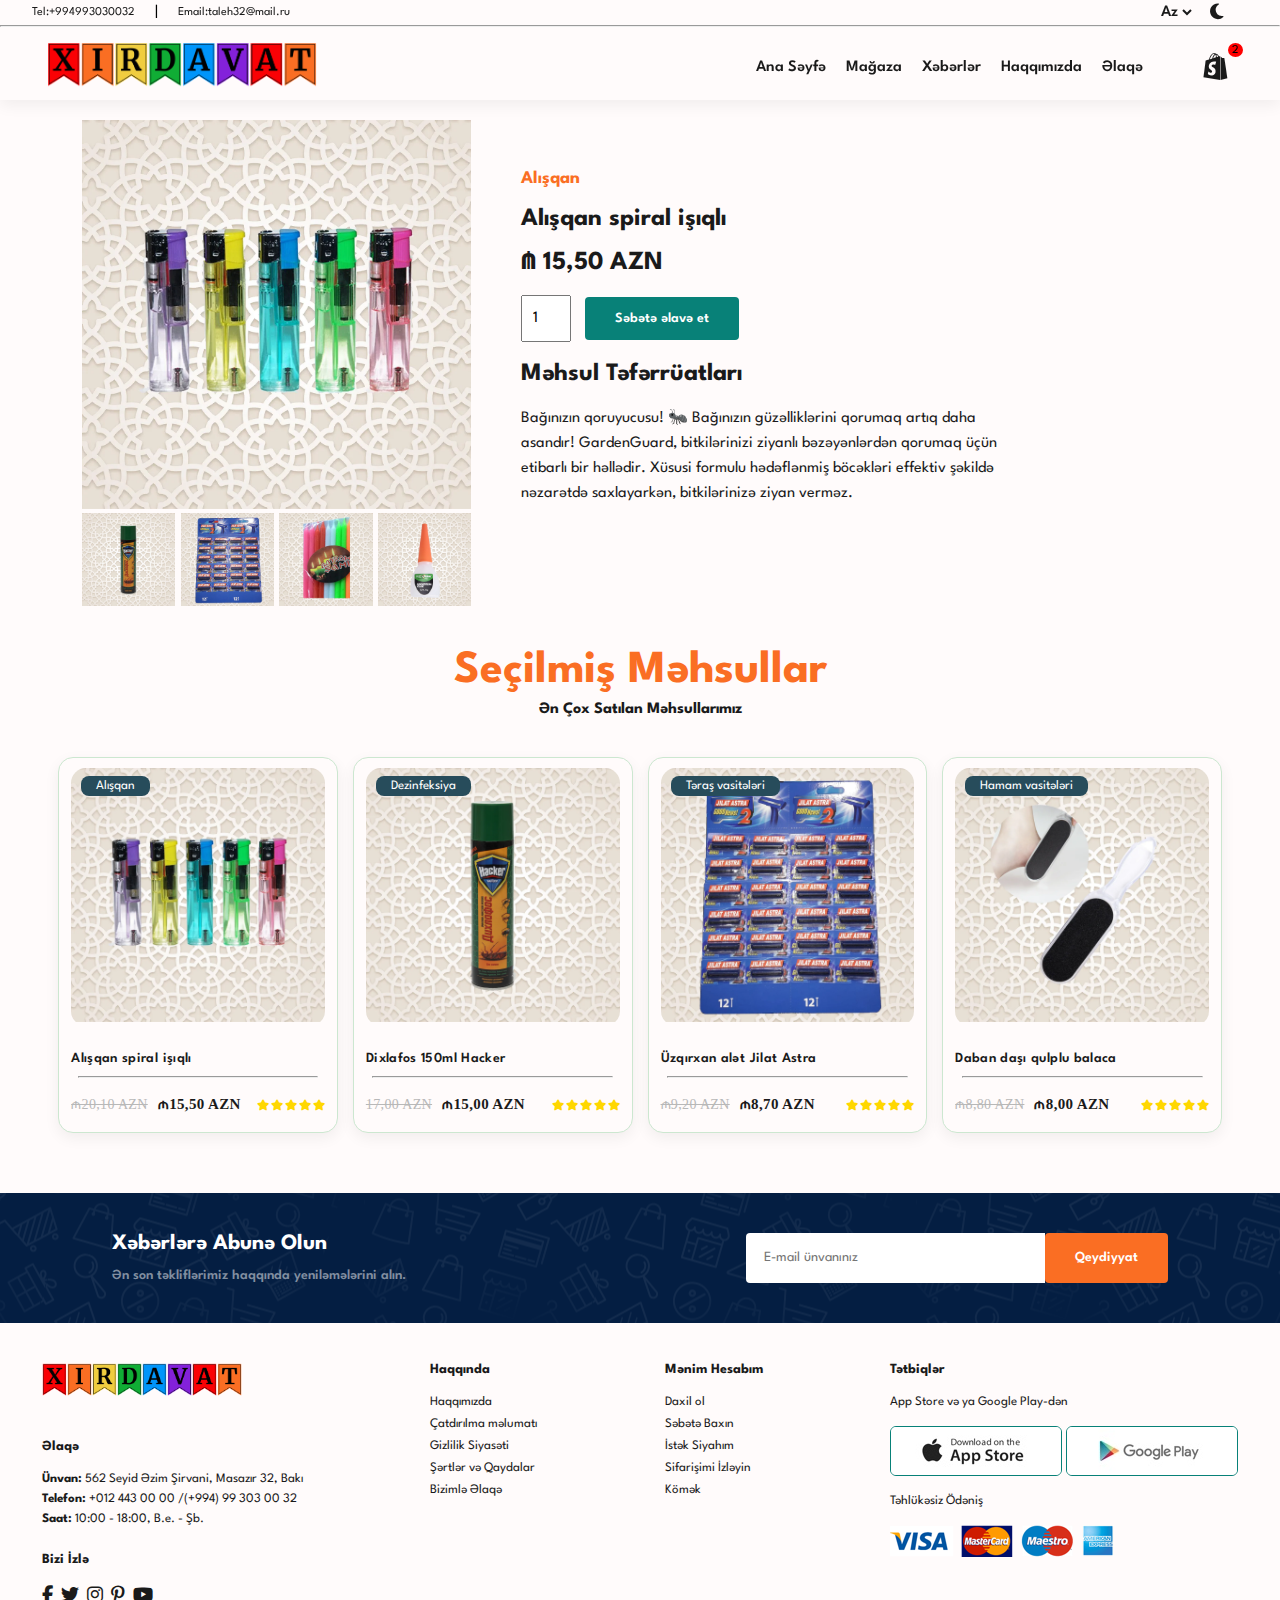
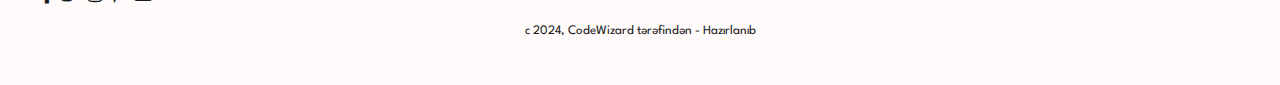
<file: sproduct.html>
<!DOCTYPE html>
<html lang="en">
<head>
    <meta charset="UTF-8">
    <meta name="viewport" content="width=device-width, initial-scale=1.0">
    <link rel="stylesheet" href="https://cdnjs.cloudflare.com/ajax/libs/font-awesome/6.5.2/css/all.min.css">
    <link rel="stylesheet" href="/src/css/style.css">
    <title>Code Wizard</title>
</head>
<body>

    <header id="header">

       <div class="container">
        <div class="header_up">
            <div class="contact">
                <a href="tell:+994993030032">Tel:+994993030032</a>
                <span>|</span>
                <a href="mail:taleh32@mail.ru">Email:taleh32@mail.ru</a>
            </div>

            <div class="language_dark">
                <select>
                    <option value="1">Az</option>
                    <option value="2">En</option>
                    <option value="3">Ru</option>
                </select>

               <div class="dark_btn">
                <button id="dark" type="button"><i class="fa-solid fa-moon"></i></button>
                <button id="dark" type="button"><i class="fa-solid fa-sun dark_icon"></i></button>
               </div>
            </div>
        </div>
       </div>

       <hr>
        
     <div class="container">
    <div class="header_down">
        <div class="logo">
            <a href="index.html"> <img src="/src/img/logo2.png" alt="logo"></a>
           
        </div>

    <nav>
        <ul>
            <li class="close_button"><i class="fa-solid fa-xmark"></i></li>
            <li><a href="/index.html">Ana Səyfə</a></li>
            <li><a href="/shop.html">Mağaza</a></li>
            <li><a href="/blog.html">Xəbərlər</a></li>
            <li><a href="/about.html">Haqqımızda</a></li>
            <li><a href="/contact.html">Əlaqə</a></li>
        </ul>

       <div class="shop_icon">
        <i class="fa-solid fa-bars bars_button"></i>
        <a href="/cart.html"><i class="fa-brands fa-shopify"></i></a>
        
        <span>2</span>
    </div>
    </nav>
    </div>

     </div>
    </header>
  
        
 <!---- SPRODUCT PRODETAILS ---->

  <section id="prodetails">
    <div class="container">
        <div class="single-pro-image">
            <img src="/src/img/product/alisqan.webp" width="100%" id="MainImg" alt="">
            <div class="small-img-group">
                <div class="small-img-col">
                    <img src="/src/img/product/bocekdermani.webp" width="100%" class="small-img" alt="">
                </div>
                <div class="small-img-col">
                    <img src="/src/img/product/cilet.webp" width="100%" class="small-img" alt="">
                </div>
                <div class="small-img-col">
                    <img src="/src/img/product/evsami.webp" width="100%" class="small-img" alt="">
                </div>
                <div class="small-img-col">
                    <img src="/src/img/product/kley.webp" width="100%" class="small-img" alt="">
                </div>
            </div>
        </div>
        <div class="single-pro-details">
            <a href="#"><h6>Alışqan</h6></a>
            <h4>Alışqan spiral işıqlı</h4>
            <h2>₼ 15,50 AZN</h2>
            
            
            <input type="number" value="1">
            <button class="normal">Səbətə əlavə et</button>
            <h4>Məhsul Təfərrüatları</h4>
            <span>Bağınızın qoruyucusu!
    
                🐜 Bağınızın güzəlliklərini qorumaq artıq daha asandır! GardenGuard, bitkilərinizi ziyanlı 
                bəzəyənlərdən qorumaq üçün etibarlı bir həllədir.
                 Xüsusi formulu hədəflənmiş böcəkləri effektiv şəkildə nəzarətdə saxlayarkən, bitkilərinizə ziyan verməz.
            </span>
            
        </div>
    </div>
    </section>
    
    <section id="index_section3" class="sproduct_product">

        <div class="container">
            <div class="product_up">
                <h2>Seçilmiş Məhsullar</h2>
        <h4>Ən Çox Satılan Məhsullarımız</h4>
            </div>
            <div class="products">
                <a href="/sproduct.html" class="card">

                    <div class="card_img">
                        <img src="/src/img/product/alisqan.webp" alt="">
                        <p>Alışqan</p>
                    </div>
        
                    <div class="card_text">
                        <h4 href="#">Alışqan spiral işıqlı</h4>
                        <hr>
        
                        <div class="card_price">
                            <p><span>₼20,10 AZN</span>₼15,50 AZN</p>
        
                            <div class="stars">
                                <i class="fa-solid fa-star"></i>
                                <i class="fa-solid fa-star"></i>
                                <i class="fa-solid fa-star"></i>
                                <i class="fa-solid fa-star"></i>
                                <i class="fa-solid fa-star"></i>
        
                            </div>
                        </div>
                        
                    </div>
                    
        
                </a>
                <a href="#" class="card">

                    <div class="card_img">
                        <img src="/src/img/product/bocekdermani.webp" alt="">
                        <p>Dezinfeksiya</p>
                    </div>
        
                    <div class="card_text">
                        <h4 href="#">Dixlafos 150ml Hacker</h4>
                        <hr>
        
                        <div class="card_price">
                            <p><span>17,00 AZN</span>₼15,00 AZN</p>
        
                            <div class="stars">
                                <i class="fa-solid fa-star"></i>
                                <i class="fa-solid fa-star"></i>
                                <i class="fa-solid fa-star"></i>
                                <i class="fa-solid fa-star"></i>
                                <i class="fa-solid fa-star"></i>
        
                            </div>
                        </div>
                        
                    </div>
                    
        
                </a>
                <a href="#" class="card">

                    <div class="card_img">
                        <img src="/src/img/product/cilet.webp" alt="">
                        <p>Təraş vasitələri</p>
                    </div>
        
                    <div class="card_text">
                        <h4 href="#">Üzqırxan alət Jilat Astra</h4>
                        <hr>
        
                        <div class="card_price">
                            <p><span>₼9,20 AZN</span>₼8,70 AZN</p>
        
                            <div class="stars">
                                <i class="fa-solid fa-star"></i>
                                <i class="fa-solid fa-star"></i>
                                <i class="fa-solid fa-star"></i>
                                <i class="fa-solid fa-star"></i>
                                <i class="fa-solid fa-star"></i>
        
                            </div>
                        </div>
                        
                    </div>
                    
        
                </a>
                <a href="#" class="card">

                    <div class="card_img">
                        <img src="/src/img/product/dabandasi.webp" alt="">
                        <p>Hamam vasitələri</p>
                    </div>
        
                    <div class="card_text">
                        <h4 href="#">Daban daşı qulplu balaca</h4>
                        <hr>
        
                        <div class="card_price">
                            <p><span>₼8,80 AZN</span>₼8,00 AZN</p>
        
                            <div class="stars">
                                <i class="fa-solid fa-star"></i>
                                <i class="fa-solid fa-star"></i>
                                <i class="fa-solid fa-star"></i>
                                <i class="fa-solid fa-star"></i>
                                <i class="fa-solid fa-star"></i>
        
                            </div>
                        </div>
                        
                    </div>
                    
        
                </a>
              
            </div>
        </div>
</section>


    <section id="index_section4">
        <div class="container">
         <div class="newstext">
             <h4>Xəbərlərə Abunə Olun</h4>
             <p>Ən son təkliflərimiz haqqında yeniləmələrini alın.</span></p>
         </div>
         <div class="form">
             <input type="text" placeholder="E-mail ünvanınız">
             <button>Qeydiyyat</button>
 
         </div>
        </div>
     </section>
 
     <footer id="footer">
       <div class="container">
         <div class="col">
             <a href="#"><img class="logo" src="/src/img/logo2.png" alt=""></a>
           
             <h4>Əlaqə</h4>
             <p><strong>Ünvan:</strong> 562 Seyid Əzim Şirvani, Masazır 32, Bakı</p>
             <p><strong>Telefon:</strong> +012 443 00 00 /(+994) 99 303 00 32</p>
             <p><strong>Saat:</strong> 10:00 - 18:00, B.e. - Şb.</p>
             <div class="follow">
                 <h4>Bizi İzlə</h4>
                 <div class="icon">
                     <a href="#"><i class="fab fa-facebook-f"></i></a>
                     <a href="#"><i class="fab fa-twitter"></i></a>
                     <a href="#"><i class="fab fa-instagram"></i></a>
                     <a href="#"><i class="fab fa-pinterest-p"></i></a>
                     <a href="#"><i class="fab fa-youtube"></i></a>
                 </div>
             </div>
         </div>
         <div class="col">
             <h4>Haqqında</h4>
             <a href="#">Haqqımızda</a>
             <a href="#">Çatdırılma məlumatı</a>
             <a href="#">Gizlilik Siyasəti</a>
             <a href="#">Şərtlər və Qaydalar</a>
             <a href="#">Bizimlə Əlaqə</a>
         </div>
 
 
         <div class="col">
             <h4>Mənim Hesabım</h4>
             <a href="#">Daxil ol</a>
             <a href="#">Səbətə Baxın</a>
             <a href="#">İstək Siyahım</a>
             <a href="#">Sifarişimi İzləyin</a>
             <a href="#">Kömək</a>
         </div>
 
         <div class="col install">
             <h4>Tətbiqlər</h4>
             <p>App Store və ya Google Play-dən</p>
             <div class="row">
                 <img src="/src/img/app.jpg" alt="">
                 <img src="/src/img/play.jpg" alt="">
             </div>
             <p>Təhlükəsiz Ödəniş</p>
             <img src="/src/img/pay.png" alt="">
         </div>
 
         <div class="copyright">
             <p>c 2024, CodeWizard tərəfindən - Hazırlanıb</p>
         </div>
       </div>
     </footer>
     
  <script src="src/js/main.js"></script>


</body>
</html>
</file>
<file: src/css/style.css>
@import url("https://fonts.googleapis.com/css2?family=Spartan:wght@100;200;300;400;500;600;700;800;900&display=swap");
*{
    margin: 0;
    padding: 0;
    box-sizing: border-box;
    text-decoration: none;
    list-style: none;
    font-family: "Spartan", sans-serif;
}
:root{

    --dark-background:#FFFBFB;
    --dark-color:#1a1a1a;
    --dark-button-color:#088178;
    --box-shadow:0 5px 15px rgba(0, 0, 0, 0.06);

}
.dark_theme{
    --dark-background:#3a3a3a;
    --dark-color:#fff;
    --dark-button-color:#09ff32;
    --box-shadow:0 5px 15px rgba(255, 255, 255, 0.06);
}

.container{
    max-width: 1400px;
    width: 95%;
    margin: 0 auto;
}

#header{
    height: 100px;
    background-color: var(--dark-background);
    box-shadow: var(--box-shadow);
    position: sticky;
    top: 0;
    left: 0;
    z-index: 999;
    


    .header_up{
        height: 25px;
        display: flex;
        align-items: center;
        justify-content: space-between;
        .contact{
            display: flex;
            align-items: center;
            gap: 20px;

            a{
                color:var(--dark-color);
                font-size: 12px;
                transition: all .4s;

                &:hover{
                    color: #FA6E23;
                }
            }
            span{
                cursor:default;
            }
        }

        .language_dark{
            display: flex;
            align-items: center;
            gap: 15px;
            padding-right: 20px;

            select{
                border: none;
                background-color:var(--dark-background);
                cursor: pointer;
                font-size: 16px;
                font-weight: 600;
                color:var(--dark-color);
                transition: all .4s;

                option{
                    cursor: pointer;
                }

                &:hover{
                    color: #FA6E23;
                }
            }
            .dark_btn{
               button{
                background-color: var(--dark-background);
                color: var(--dark-color);
                border: none;
                cursor: pointer;
                font-size: 18px;
                position: relative;
                

                i{
                    color:var(--dark-color);
                    transition: all .4s;

                    &:hover{
                        color: #FA6E23;
                    }
                }

                .dark_icon{
                    display: none;
                    position: absolute;
                    top: -15px;
                    left: -20px;
                }
               }
            }
        }
    }
  
   
         .header_down{
            display: flex;
        align-items: center;
        justify-content: space-between;
        width: 100%;

            .logo{
                padding: 15px;
            width: 300px;

            img{
                width: 100%;
            }
        }

        nav{
            display: flex;
            align-items: center;
            gap: 60px;
            padding-right: 20px;
            ul{
                display: flex;
                align-items: center;
                gap: 20px;

                .close_button{
                    font-size: 28px;
                    display: none;
                    color: var(--dark-color);
                }

                li{
                    a{
                        position: relative;
                        font-size: 16px;
                        color:var(--dark-color);
                        font-weight: 600;
                        transition: all .4s;

                        &::before{
                            position: absolute;
                            content: "";
                            width: 0;
                            height: 2px;
                            background-color: #FA6E23;
                            bottom: -5px;
                            left: 0;
                            transition: all .4s;
                        }

                        &:hover{
                            color: #FA6E23;
                        }

                        &:hover::before{
                            width: 50%;
                        }
                        
                    }

                    .active{
                        color: #FA6E23;

                        &::before{
                           
                            width: 50%;
                         
                        }
                    }
                }

            }

            .shop_icon{
                display: flex;
                justify-content: center;
                align-items: center;
                gap: 15px;
                position: relative;
                
                .bars_button{
                    display: none;
                    font-size: 26px;
                    transition: all .4s; 
                    cursor: pointer;
                    color: var(--dark-color);

                    &:hover{
                    color: #FA6E23;
                    
                }
                }

               
                a{
                    color:var(--dark-color);

                    i{
                        font-size: 28px;
                        transition: all .4s;
                    }

                    &:hover{
                        color: #FA6E23;
                    }
                }

                span{
                    position: absolute;
                    top: -10px;
                    right: -15px;
                    font-size: 12px;
                    background-color: red;
                    border-radius: 50%;
                    padding: 1px 4px;
                    padding-top: 2px;
                    text-align: center;
                }
            }
        }
        }
        
}
#index_section1{
    background-color: var(--dark-background);

    .container{
        padding: 70px;
        display: flex;
        justify-content: space-between;
        align-items: center;
        box-shadow: var(--box-shadow);

        .section1_left{
            h2{
                color: #FA6E23;
                font-size: 45px;
                line-height: 50px;
            }
            h4{
                color: var(--dark-color);
                font-size: 30px;
                line-height: 50px;
            }
            p{
                color: #8b8b8b;
               
            }
            button{
                margin-top: 15px;
                background-image: url(/src/img/button.png);
                background-color: transparent;
                color:var(--dark-button-color);
                border: none;
                padding: 14px 80px 14px 65px;
                background-repeat: no-repeat;
                cursor: pointer;
                font-weight: 700;
                font-size: 20px;
                transition: .5s ease-in-out;
            }
        }

        .section1_right{
            width: 50%;

            img{
                width: 80%;
            }
        }
    }
}
#index_section2{
    background-color: var(--dark-background);
    padding: 20px 0;
    .container{
        display: flex;
        align-items: center;
        justify-content: center;
        gap: 40px;
        padding-bottom: 40px;

        .section2_iconbox{

            display: flex;
            align-items: center;
            justify-content: space-around;
            width: 400px;
            height: 150px;
            border: 1px solid #dbdbdb;
            border-radius: 7px;
            transition: all 0.5s;
            padding: 20px;
            

            &:hover{
                border: 1px solid #8fc041;

                .icon_box{


                    .rocket1{
                   
                    left: 40px;
                    } 
                    .lock1{
                   
                    left: 40px;
                    } 
                }
               
            }

        .icon_box{
            position: relative;
            margin-right: 10px;
            padding: 20px;
            z-index: 1;

            
            .rocket1{
                position: absolute;
                top: 10px;
                left: 30px;
                opacity: 0.2;
                font-size: 65px;
                transition: all 0.5s;

            } 
            .rocket2{
                font-size: 55px;
                color: var(--dark-color);
            }

            .lock1{
                position: absolute;
                top: 10px;
                left: 30px;
                opacity: 0.2;
                font-size: 65px;
                transition: all 0.5s;
            }
            .lock2{
                font-size: 55px;
                color: var(--dark-color);
            }

        }
        .icon_contenr{
            h4{
                font-size: 14px;
                text-transform: uppercase;
                color: var(--dark-color);
            }
            p{
                color: #8b8b8b;
                font-size: 13px;
                line-height: 25px;
            }
        }
    }
    }
    
}

#index_section3{
    background-color: var(--dark-background);

    .product_up{
        display: flex;
        flex-direction: column;
        justify-content: center;
        align-items: center;
        gap: 10px;
        margin-bottom: 40px;

        h2{
            font-size: 46px;
            color: #FA6E23;
        }
        h4{
            font-size: 16px;
            color: var(--dark-color);
        }
    }
    .products{
        display: flex;
        justify-content: center;
        gap: 15px;
        align-items: center;
        flex-wrap: wrap;
        padding-bottom: 20px;
        
      
         .card{
                display: inline-block;
                width: 23%;
                padding: 10px 12px;
                border: 1px solid #cce7d0;
                border-radius: 15px;
                background-color: var(--dark-background);
                position: relative;
                box-shadow: var(--box-shadow);
                margin-bottom: 40px;
                

                &:hover{
                    .card_img{
                        p{
                            background-color: #FA6E23;
                        }
                        img{
                            transform: scale(1.1);
                        }

                    }
                    .card_text{
                        h4{
                            color: #FA6E23;
                        }
                        .card_price{
                         
                            p{
                                
                                span{
                                    color: red;
                                }
                            
                        } 
                        }
                       
                    }
                }

                .card_img{
                    width: 100%;
                border-radius: 15px;
                    overflow: hidden;
                    

                    img{
                        width: 100%;
                        transition: all 0.5s;
                    }

                    p{
                        position: absolute;
                        font-size: 13px;
                        border-radius: 8px;
                        padding: 4px 15px;
                        top: 18px;
                        left: 22px;
                        background-color: #274C5B;
                        color: #fff;
                        transition: all 0.4s;

                    }

                }

                .card_text{
                    margin-top: 15px;

                    h4{
                        font-size: 14px;
                        font-weight: 600;
                        line-height: 35.2px;
                        letter-spacing: 0.36000001430511475px;
                        color: var(--dark-color);
                        transition: all 0.4s;

                    }
                    hr{
                        color: #9B9A9A;
                        margin-bottom: 10px;
                    }
                    .card_price{
                        display: flex;
                        justify-content: space-between;
                        align-items: center;
                        p{
                        font-family: Open Sans;
                        font-size: 15px;
                        font-weight: 700;
                        line-height: 32.4px;
                        letter-spacing: 0.36000001430511475px;
                        color: var(--dark-color);
                        transition: all 0.4s;
                        

                        span{
                            margin-right: 10px;
                            font-family: Open Sans;
                            font-size: 14px;
                            font-weight: 400;
                            line-height: 32.4px;
                            letter-spacing: 0.36000001430511475px;
                            color:#B8B8B8;
                            text-decoration: line-through;
                            transition: all 0.4s;
                        }
                        
                    }
                    .stars{
                        display: flex;
                        align-items: center;
                        gap: 2px;

                        i{
                            font-size: 11px;
                            color:gold;

                        }
                    }
                    }
                }
            }
        
    }
}
#index_section4{
    background-color: #041e42;
     background-image: url("/src/img/b14.png");
    background-position: center;
    .container{
         display: flex;
    justify-content: space-between;
    flex-wrap: wrap;
    align-items: center;
   
    
    padding: 40px 80px;

    }
   
    h4{
        font-size: 22px;
        font-weight: 700;
        color: #fff;
        margin-bottom: 15px;
      }
      
      p{
        font-size: 14px;
        font-weight: 600;
        color: #818ea0;

         span{
        color: #ffbd27;
      }
      }
     
     .form{
        display: flex;
        width: 40%;
        
        input{
        height: 3.125rem;
        padding: 0 1.25em;
        font-size: 14px;
        width: 100%;
        border: 1px solid transparent;
        border-radius: 4px;
        outline: none;
        border-top-right-radius: 0;
        border-bottom-right-radius: 0;
      }
      
      button{
        background-color: #FA6E23;
        color: #fff;
        white-space: nowrap;
        border-top-left-radius: 0;
        border-bottom-left-radius: 0;
         font-size: 14px;
        font-weight: 600;
        padding: 15px 30px;
        border-radius: 4px;
        cursor: pointer;
        border: none;
        outline: none;
        transition: 0.3s ease-in-out;
        
        &:hover{
            transform: scale(1.05); 
        }
      }
      
      
     

      
      }
      
      
      
  }

  #footer{
    background-color: var(--dark-background);
    .container{
        display: flex;
    flex-wrap: wrap;
    justify-content: space-between;
    padding: 40px 10px;
    }

.col{
    display: flex;
    flex-direction: column;
    align-items: flex-start;
    margin-bottom: 20px;
  }
  
  .logo{
    margin-bottom: 30px;
    width: 200px;
  }
  
  h4{
    font-size: 14px;
    padding-bottom:20px ;
    color: var(--dark-color);
  }
  
  p{
    font-size: 13px;
    margin: 0 0 8px 0;
    color: var(--dark-color);
  }
  
 a{
    font-size: 13px;
    text-decoration: none;
    color: var(--dark-color);
    margin-bottom: 10px;
  }
 
  
 .follow{
    margin-top: 20px ;
  }
  
  .follow i{
    color: #465b52;
    padding-right: 4px;
    cursor: pointer;
    color: var(--dark-color);
    font-size: 18px;
  }


 .follow i:hover,
  a:hover{
    color: #FA6E23;
  }
  
  
 .install .row img{
    border: 1px solid #088178;
    border-radius: 6px;
  }
  
  .install img{
    margin: 10px 0 15px 0;
  }
  .copyright{
    width: 100%;
    text-align: center;
  }


  }
  

 /* SHOP PAGE */
#page-header{
    width: 100%;
 height: 40vh;
 background-size: cover;
 display: flex;
 justify-content: center;
 text-align: center;
 flex-direction: column;
 padding: 14px; 


 h2,p{
    color: #fff;
    font-size: 20px;
    margin-bottom: 15px;
    }
    h2{
       font-size: 35px;
    }
  

}

 .page_shop {
    background-image: url(/src/img/b1.jpg);
 }


    


    #index_section3{
      
            .search {
                display: flex;
                align-items: center;
                width: 95%;
                margin: 0 auto;
                padding: 40px 0;


                  .search-input {
                flex: 1;
                padding: 10px;
                font-size: 16px;
                border: 1px solid #ddd;
                border-radius: 4px 0 0 4px;
                outline: none;
            }
            
            .search-button {
                padding: 10px 20px;
                font-size: 16px;
                border: none;
                background-color: #007BFF;
                color: #fff;
                border-radius: 0 4px 4px 0;
                cursor: pointer;
            }
            
            .search-button:hover {
                background-color: #0056b3;
            }
            }

            hr{
                width: 95%;
                margin: 0 auto;
            }
            
            .categories{
                padding: 40px 0;
                width: 95%;
                margin: 0 auto;
                padding: 40px 0;

                .category-select {
                    width: 100%;
                    max-width: 300px;
                    padding: 10px;
                    font-size: 16px;
                    border: 1px solid #ddd;
                    border-radius: 4px;
                    outline: none;
                    background-color: #f9f9f9;
                    transition: border-color 0.3s ease, box-shadow 0.3s ease;
                }
                
                .category-select:focus {
                    border-color: #007BFF;
                    box-shadow: 0 0 5px rgba(0, 123, 255, 0.5);
                }
                
                .category-select option {
                    padding: 10px;
                    font-size: 16px;
                    background-color: var(--dark-background);
                    color: var(--dark-color);
                }
                
                .category-select option:hover {
                    background-color: var(--dark-background);
                }
            }
          
        }
        #pagination{
            background-color: var(--dark-background);
            padding-bottom: 30px;

                text-align: center;
        
              
              a{
                text-decoration: none;
                background-color: #088178;
                padding: 15px 20px;
                border-radius: 4px;
                color: #fff;
                font-weight: 600;
                transition: .5s ease-in-out;
              }
              
              
             a:hover{
                transform: scale(1.05); 
              }
              
              a i{
                font-size: 16px;
                font-weight: 600;
              
              }

        }


         /* BLOG PAGE */



   .page_blog{
    background-image: url(/src/img/b19.jpg);
    }
   
  
   #blog{
    background-color: var(--dark-background);
    padding: 150px 150px 0 150px;

.blog-box{
    position: relative;
      display: flex;
      align-items: center;
      justify-content: start;
      width: 100%;
      padding-bottom: 90px;
   }
  
 .blog-img{
    width: 35%;
    margin-right: 40px;
    transition: 0.5s ease-in-out
   }
   
  
   .blog-img:hover{
    transform: scale(1.05); 
  }
  
   img{
    width: 100%;
    height: 300px;
    object-fit: cover;
   }
  

  


  .blog-box h1{
    position: absolute;
    top: -40px;
    left: 0;
    font-size: 30px;
    font-weight: 700;
    color: var(--dark-color);
    z-index: 9;
   }

   .leave{
    width: 3px;
    height: 180px;
    background-color:#000;
    margin-right: 20px;
   }
   .blog-details{
    padding-top: 20px;
    p{
     font-size: 20px;
    margin-bottom: 20px;
    color: var(--dark-color);
    font-weight: 700; 
    
    a{
        color: var(--dark-button-color);
    }
    }
   
    
   }


   }



   /* CONTACT PAGE */

   .page_contact{
    background-image: url(/src/img/banner.png);
   }

#contact-details{
  
    padding: 10px 10px;
background-color: var(--dark-background);
    

    .container{
          display: flex;
    align-items: center;
    justify-content: space-between;
    }

    .details{
        width: 40%; 
      }
      
    .details span,
      #form-details form span{
       font-size: 12px;
       color: var(--dark-color);

      }
      
      .details h2,
      #form-details form h2{
       font-size: 26px;
       line-height: 35px;
       padding: 20px 0;
       color: var(--dark-color);
      }
      
      .details h3{
       font-size: 16px;
       padding-bottom: 15px;
       color: var(--dark-color);
      }
      
      .details li{
       list-style: none;
       display: flex;
       padding: 10px 0;
      }
    
     .details li i{
      font-size: 14px;
      padding-right: 22px;
      color: var(--dark-color);
      }
      
     .details li p{
      margin: 0;
      font-size: 14px;
      color: var(--dark-color);
      }
      
      .map{
        width: 55%;
        height: 400px;
      }
      
    .map iframe{
        width: 100%;
        height: 100%;
      }
  }
  
  
  
  #form-details{
 
    background-color: var(--dark-background);

    .container{
        display: flex;
        justify-content: space-between;
        padding: 130px ;
        border: 1px solid #e1e1e1;
    }

    form{
        width: 65%;
        display: flex;
        flex-direction: column;
        align-items: flex-start;

        span{
            color: var(--dark-color);
        }
        h2{
            color: var(--dark-color);
        }

        button.normal{
            font-size: 14px;
            font-weight: 600;
            padding: 15px 30px;
            color: var(--dark-background);
            background-color: var(--dark-color);
            border-radius: 4px;
            cursor: pointer;
            border: none;
            outline: none;
            transition: 0.3s ease-in-out;
        }
      }
      
     form input,
    form textarea{
        width: 100%;
        padding: 12px 15px;
        outline: none;
        margin-bottom: 20px;
        border: 1px solid #e1e1e1;
      }
      
      form button{
        background-color: #088178;
        color: #fff;
      }
      
     .people{
        padding-top: 20px;
       
      }
      
      
      .people div{
        padding-bottom: 25px;
        display: flex;
        align-items: flex-start;
      }
      
      .people div img{
        width: 65px;
        height: 65px;
        object-fit: cover;
        margin-right: 15px;
      }
      
     .people div p{
       margin: 0;
       font-size: 13px;
       line-height: 25px;
       color: var(--dark-color);
      }
      
      .people div p span{
       display: block;
       font-size: 16px;
       font-weight: 600;
       color: var(--dark-color);
      }
  }

   /* <!---- ABOUT PAGE ----> */



  
  #about-head{
    background-color: var(--dark-background);
    color: var(--dark-color);
    img{
    padding-top: 50px;
    width: 40%;
    height: auto;
  }
.container{
    display: flex;
    align-items: center;
}
div{
    padding-left: 40px;
  }
}
  
  
  
  #about-app{
    display: flex;
   align-items: center;
    flex-direction: column;
    padding: 50px 0;
    background-color: var(--dark-background);
    color: var(--dark-color);

    a{
        color: #FA6E23;
    }
  }
  
  #about-app .video{
    text-align: center;
    width: 50%;
    height: 100%;
    margin-top: 30px auto 0 auto;
  }
  
  #about-app .video video{
    padding-top: 20px;
    width: 100%;
    height: 100%;
    border-radius: 20px;
  }
  
 

  
  /* Cart page */



  #cart{
    overflow: auto;
    padding: 40px 0;
    background-color: var(--dark-background);

table{
    width: 100%;
    border-collapse:collapse ;
    table-layout: fixed;
    white-space: nowrap;

    td{
        color: var(--dark-color);
    }
  
  }
  
  table img{
   width: 70px;
  
  }
  
  table td:nth-child(1){
    width: 100px;
    text-align: center;
  }
  
  table td:nth-child(2){
    width: 150px;
    text-align: center;
  }
  
 table td:nth-child(3){
    width: 250px;
    text-align: center;
  }
  
  table td:nth-child(4),
 table td:nth-child(5),
 table td:nth-child(6){
    width: 150px;
    text-align: center;
  }
  
  table td:nth-child(5) input{
    width: 70px;
    padding: 10px 5px 10px 15px;
  }
  
  table thead{
    border: 1px solid #e2e9e1;
    border-left: none;
    border-right: none;
  }
  
table thead td{
    font-weight: 700;
    text-transform: uppercase;
    font-size: 13px;
    padding: 18px 0;
  }
  
  table tbody tr td{
    padding-top: 15px;
  }
  
 table tbody td{
    font-size: 13px;
  }

  }
  
  
  
  #cart-add{
    
    padding: 40px 0;
    background-color: var(--dark-background);

    .container{

        display: flex;
    flex-wrap: wrap;
    justify-content: space-between;

    }
  }
  
  #coupon{
  width: 50%;
  margin-bottom: 30px;
  }
  
  #coupon h3,
  #subtotal h3{
  padding-bottom: 15px;
  color: var(--dark-color);
  }
  
  #coupon input{
  padding: 10px 20px;
  outline: none;
  width: 60%;
  margin-right: 10px;
  border: 1px solid#e2e9e1;
  }
  
  #coupon button,
  #subtotal button{
  background-color: #088178;
  color: #fff;
  padding: 12px 20px;
  }
  
  #subtotal{
    width: 50%;
    margin-bottom: 30px;
    border: 1px solid #e2e9e1;
    padding: 30px;
    
    
    table{
    border-collapse: collapse;
    width: 100%;
    margin-bottom: 20px;
  }
  
  table td{
   width: 50%;
   border: 1px solid #e1e1e1;
   padding: 10px;
   font-size: 13px;
   color: var(--dark-color)
  }
  }
  
  



  /* SHOP PRODETAILS */

  .sproduct_product{
    padding-top: 40px;
    

  }
#prodetails{
    background-color: var(--dark-background);
    .container{
        display: flex;
  padding-top: 20px;
    }

.single-pro-image{
    width: 32%;
    margin-left: 50px;
  }

 .small-img-group{
  display: flex;
  justify-content: space-between;
  
  }
  .small-img-group img{
    transition: 0.5s ease-in-out;
  }
  
  .small-img-group img:hover{
    transform: scale(1.05); 
  }
  
  .small-img-col{
    flex-basis: 24%;
    cursor: pointer;
  }
  
  .single-pro-details{
    width: 50%;
    padding-top: 30px;
    padding: 50px;
  }
  
 .single-pro-details h4{
   padding: 20px 0 20px 0;
   color: var(--dark-color);
   font-size: 25px;
  }
  .single-pro-details h6{
    color: #FA6E23;
    font-size: 18px;
   }
  
  .single-pro-details h2{
   font-size: 26px;
   padding-bottom: 20px;
   color: var(--dark-color);
  }
  

  
  .single-pro-details input{
    width: 50px;
    height: 47px;
    padding-left: 10px;
    font-size: 16px;
    margin-right: 10px;
  }
  
  .single-pro-details input:hover{
    outline: none;
  }
  
  .single-pro-details button{
    background: #088178;
    color: #fff;
    font-size: 14px;
    font-weight: 600;
    padding: 15px 30px;
    border-radius: 4px;
    cursor: pointer;
    border: none;
    outline: none;
    transition: 0.3s ease-in-out;
    
  }
  
  .single-pro-details span{
    line-height: 25px;
    color: var(--dark-color);
    
  }

  

  }
  

  /* RESPONSIVLIK */

  @media only screen and (max-width: 1250px) {
    
    #index_section3{
        .products{
            .card_text{
                .card_price{
                     flex-direction: column;
                }
            }
        }
    }

  }

  @media only screen and (max-width: 1100px) {
    #index_section3{
        .products{
            .card{
                  .card_text{

            h4{
                font-size: 12px;
            }

            .card_price{
                p{
                    font-size: 13px;
                }
            }

        }
            }
        }
      
    }

  }

  @media only screen and (max-width: 992px) {

    #header{
        .header_down{
            nav{
                
                position: relative;
                ul{
                    display: flex;
                    flex-direction: column;
                    align-items: flex-start;
                    justify-content: flex-start;
                    position: fixed;
                    top: 0;
                    right: -300px;
                    height: 100vh;
                    width: 300px;
                    background-color: var(--dark-background);
                    box-shadow: 0 40px 60px rgba(0, 0, 0, 0.01);
                    padding: 80px 0 0 10px;
                    transition: 0.5s;
                    z-index: 999;

                    .close_button{

                        display: block;

                    }
                }
                .shop_icon{
                    .bars_button{
                            display: block;
                        }
                }
            
            }


           
        }

    }
#index_section2{

        .container{
            flex-wrap: wrap;
        }
        
    }
    #index_section3{
        .container{
            .products{
               .card{
                width: 40%;
               }
            }

            
            
        }
    }
    
    
    
    

    #index_section4{
        .container{
            flex-direction: column;
            align-items: center;
            gap: 20px;
            text-align: center;

            .form {
                width: 80%;
            }
        }
    }

   
  }

  @media only screen and (max-width: 768px) {

    #index_section1{
        .container{

            .section1_left{

                text-align: center;
                
            }

            .section1_right{
                display: none;
            }
        }

    }

    #index_section3{

        .product_up{
            text-align: center;

        }

    }
    
    #index_section4{
        .container{
          
            .form {
                display: flex;
                gap: 10px;
                flex-direction: column;
                align-items: center;

                button{
                    width: 50%;
                }
            }
        }
    }
   
  }

  @media only screen and (max-width: 530px) {

  

    #index_section3{
.container{
    .products{
         .card{
            width: 80%;
           }
    }
}


    }
    
   
  }

  @media only screen and (max-width: 480px) {

  

    #header{
        .header_up{
            .contact{
               span{
                display: none;

               }
               a[href^="mail"]{
                display: none;
               }
                
            }
        }
    }

    #index_section4{
        .container{
          
            .form {
                

                button{
                    width: 100%;
                }
            }
        }
    }
    
   
  }
</file>
